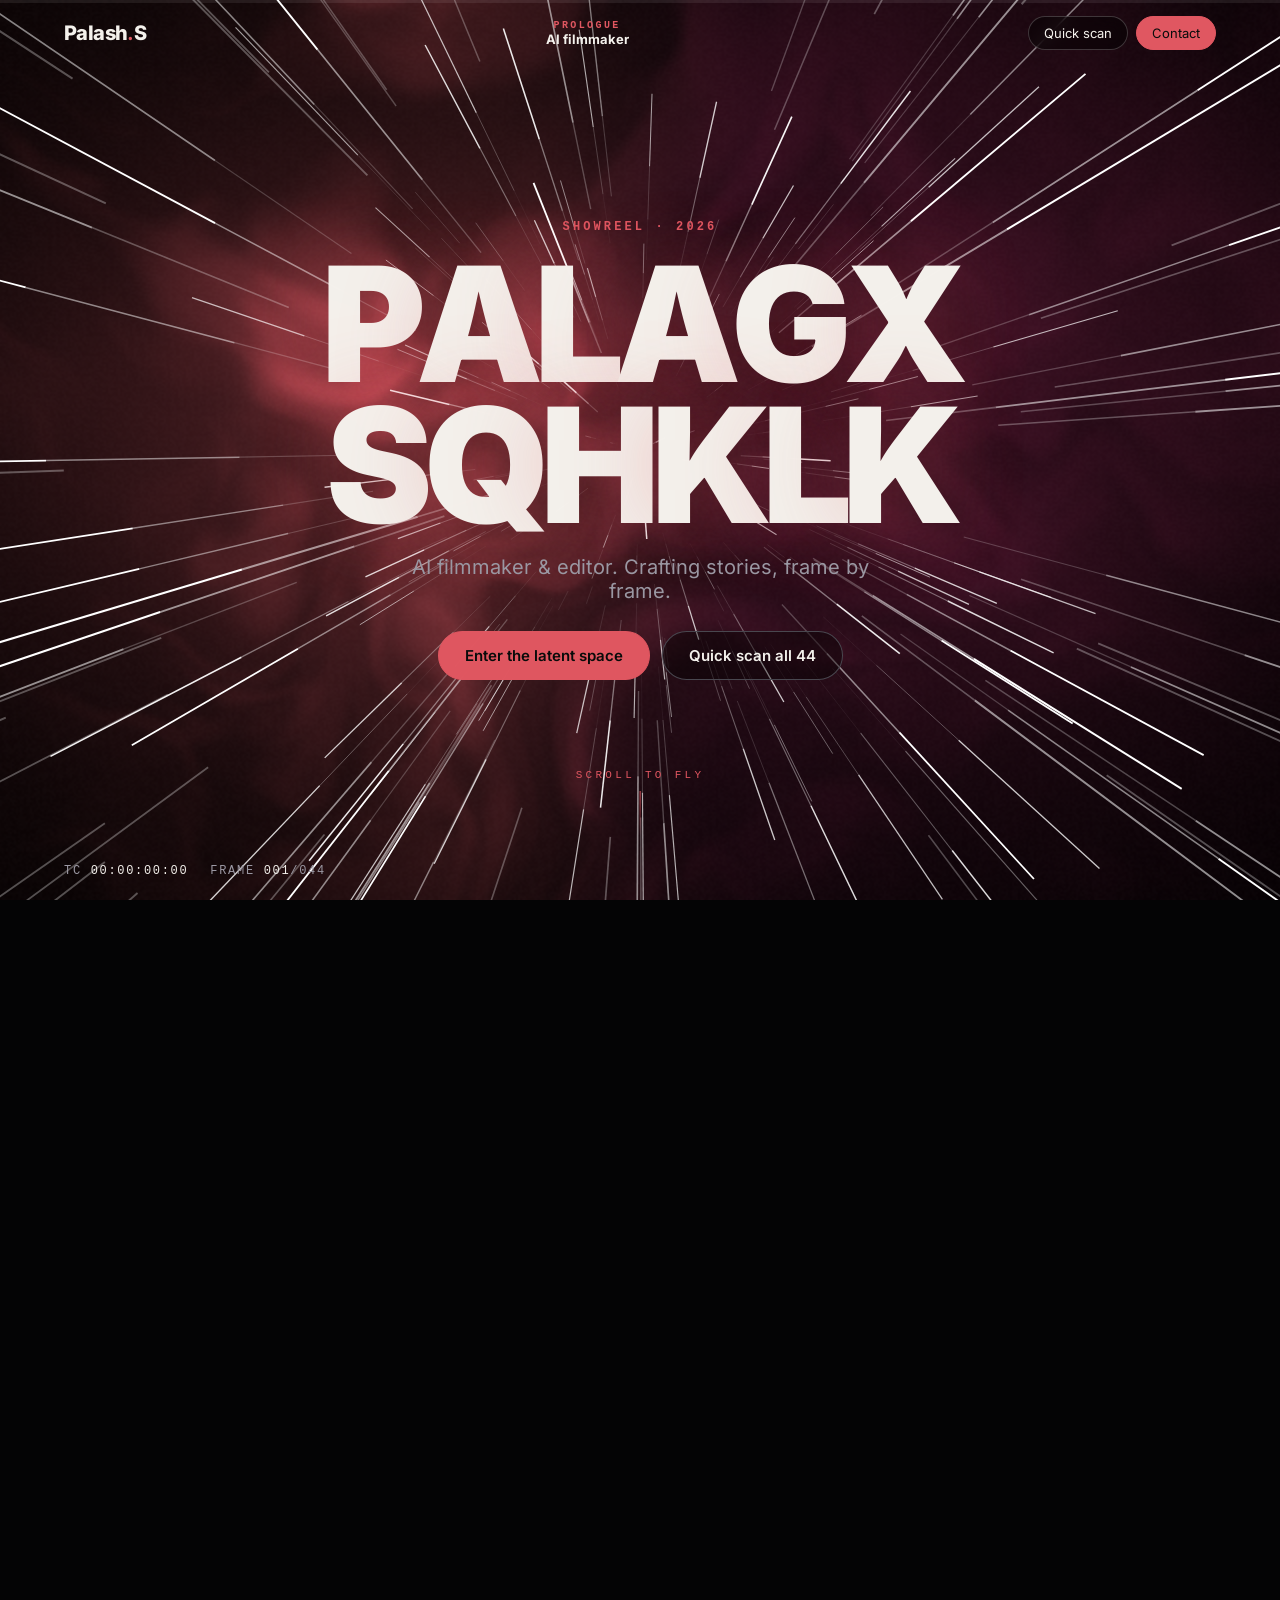
<file: index.html>
<!doctype html>
<html lang="en"><head>
<meta charset="utf-8"><meta name="robots" content="index,follow,max-image-preview:large">
<meta name="viewport" content="width=device-width,initial-scale=1">
<title>Palash Sharma | AI filmmaker &amp; editor</title>
<meta name="description" content="Explore films, brand stories and animation by Palash Sharma, AI filmmaker, editor and co-founder of Genframe. View 44 projects and start a conversation.">
<meta name="theme-color" content="#050507">
<link rel="canonical" href="https://thebestfuckingportfolio.site/">
<meta property="og:type" content="website"><meta property="og:site_name" content="Palash Sharma Portfolio">
<meta property="og:title" content="Palash Sharma | AI filmmaker &amp; editor">
<meta property="og:description" content="Films, brand stories and worlds built frame by frame. Explore Palash Sharma's portfolio.">
<meta property="og:url" content="https://thebestfuckingportfolio.site/">
<meta property="og:image" content="https://thebestfuckingportfolio.site/assets/social-card.png">
<meta property="og:image:width" content="1200"><meta property="og:image:height" content="630"><meta property="og:image:alt" content="Palash Sharma - AI filmmaker and editor. Stories, frame by frame.">
<meta name="twitter:card" content="summary_large_image"><meta name="twitter:title" content="Palash Sharma | AI filmmaker &amp; editor"><meta name="twitter:description" content="Films, brand stories and worlds built frame by frame."><meta name="twitter:image" content="https://thebestfuckingportfolio.site/assets/social-card.png">
<link rel="icon" href="assets/favicon.svg" type="image/svg+xml"><link rel="icon" href="assets/favicon-32.png" sizes="32x32" type="image/png"><link rel="apple-touch-icon" href="assets/apple-touch-icon.png">
<link rel="preload" href="assets/fonts/inter-400.ttf" as="font" type="font/ttf" crossorigin><link rel="preload" href="assets/fonts/inter-700.ttf" as="font" type="font/ttf" crossorigin>
<link rel="stylesheet" href="style.css?v=single-act-9">
<script type="application/ld+json">{"@context": "https://schema.org", "@type": "Person", "name": "Palash Sharma", "url": "https://thebestfuckingportfolio.site/", "jobTitle": "AI filmmaker and editor", "sameAs": ["https://www.linkedin.com/in/palash-sharma-4a449628a/", "https://www.instagram.com/palash_sharma_9/"], "worksFor": {"@type": "Organization", "name": "Genframe"}}</script></head><body class="locked"><noscript><style>#pre{display:none}body.locked{overflow:auto;height:auto}.hero{position:relative;min-height:80vh}#hname:before{content:"Palash Sharma"}.flight{height:auto}.hud,.tc{display:none}</style><p class="noscript-note">Enable JavaScript for the animated showreel. The project index and contact details below are still available.</p></noscript>

<!-- LOADER: diffusion denoise -->
<div id="pre">
  <p class="pre-top">LATENT SPACE <i></i> v3.0</p>
  <div class="pre-frame"><canvas id="dn" width="480" height="270"></canvas><span class="corner tl"></span><span class="corner tr"></span><span class="corner bl"></span><span class="corner br"></span><div class="scan"></div></div>
  <p class="pre-prompt">prompt: <em id="ptext"></em></p>
  <div class="pre-row"><span>denoising step <b id="step">00</b>/50</span><span id="pct">0%</span></div>
  <div class="pre-bar"><i id="pbar"></i></div>
</div>
<div id="flash"></div>

<canvas id="sg" aria-hidden="true"></canvas>
<div id="glow"></div><canvas id="stars"></canvas>

<header class="hud off" id="hud">
  <a href="#" class="logo" id="home">Palash<b>.</b>S</a>
  <div class="hud-mid"><span class="lbl" id="actlbl">Prologue</span><b id="passing">AI filmmaker</b></div>
  <div class="hud-r"><button class="ghost sm" id="prog">Quick scan</button><button class="ghost sm solid" id="toContact">Contact</button></div>
</header>
<div id="prog-bar" class="off"><i></i></div>
<div class="tc off" id="tc"><span>TC <b id="tcv">00:00:00:00</b></span><span>FRAME <b id="frv">000</b>/044</span></div>

<main>
<section id="flight" class="flight">
  <div class="cam"><div class="room"><div class="tunnel" id="tunnel"></div></div></div>
  <div class="hero" id="hero">
    <p class="kicker" id="hk">Showreel &middot; 2026</p>
    <h1 id="hname" aria-label="Palash Sharma"></h1>
    <p class="hsub">AI filmmaker &amp; editor. Crafting stories, frame by frame.</p>
    <div class="hcta"><button class="btn solid" id="enter">Enter the latent space</button><button class="btn" id="prog2">Quick scan all 44</button></div>
    <div class="hint"><span>Scroll to fly</span><i></i></div>
  </div>
  <div class="final off" id="final"><p class="kicker">Final cut</p><h2>Your story,<br><em>rendered next.</em></h2><a class="btn solid xl" href="#contact">Start a project</a><button class="ghost" id="down">See credits &darr;</button></div>
</section>

<section class="after-tunnel" id="quick-scan">
  <button class="scan-launch" id="prog3"><span class="scan-eyebrow">44 projects / one screen</span><span class="scan-title">Quick scan <span aria-hidden="true">&#8599;</span></span><span class="scan-caption">All films. All thumbnails. Find your frame.</span></button>
  <p class="kicker">The full picture</p>
  <h2>Every frame.<br><em>One place.</em></h2>
  <p>Skip back through all 44 projects, or filter by the kind of story you want to see.</p>

</section>
<section id="about" class="content-section about">
  <div><p class="kicker">Behind the frames</p><h2 class="big">Ideas first.<br><em>AI in the toolkit.</em></h2></div>
  <div class="about-copy"><p class="lead">Palash Sharma is an AI filmmaker and editor based in Noida, India, and co-founder of Genframe.</p>
  <p>His work moves between narrative films, brand stories and visual experiments. He combines creative direction, AI-generated imagery and editing to turn an idea into a finished film.</p>
  <p>From the horror of <em>One of Us</em> to the worlds of <em>Honeybun</em> and <em>Akiro's Loop</em>, the focus stays on atmosphere, pacing and storytelling.</p>
  <div class="about-tags"><span>AI filmmaking</span><span>Creative direction</span><span>Video editing</span></div>
  <a class="text-link" href="https://www.linkedin.com/in/palash-sharma-4a449628a/" target="_blank" rel="noopener noreferrer">More on LinkedIn &#8599;</a><div class="section-cta"><a class="btn" href="#contact">Let's shape your story &#8599;</a><button class="text-link" data-open-scan>Explore the films &#8599;</button></div></div>
</section>
<section id="tools" class="content-section tools"><p class="kicker">The toolkit</p><h2 class="big">Human direction.<br><em>New tools.</em></h2><p class="lead">Palash's filmmaking toolkit. The idea still comes first.</p><div class="tool-grid"><article><h3>InVideo</h3><p>AI filmmaking and Agent One workflows.</p></article><article><h3>Seedance</h3><p>AI motion and cinematic action experiments.</p></article><article><h3>Kling</h3><p>AI video generation.</p></article><article><h3>Adobe Premiere Pro</h3><p>Video editing.</p></article><article><h3>DaVinci Resolve</h3><p>Editing and color work.</p></article><article><h3>Seedream</h3><p>AI image generation.</p></article></div><div class="section-cta"><button class="btn" data-open-scan>See the tools in action &#8599;</button><a class="text-link" href="#contact">Bring your idea &#8599;</a></div></section>
<section id="testimonials" class="content-section testimonials">
  <div class="section-top"><div><p class="kicker">From collaborators</p><h2 class="big">In their<br><em>own words.</em></h2></div>
  <div class="testimonial-controls"><button class="ghost" id="prevTest" aria-label="Previous testimonial">&#8592;</button><span id="testCount">01 / 03</span><button class="ghost" id="nextTest" aria-label="Next testimonial">&#8594;</button></div></div>
  <div class="testimonial-window" id="testimonialWindow"><div class="tgrid" id="testimonialTrack" aria-live="polite">
    <blockquote class="tcard"><p>The editing was smooth, and the pacing felt just right. The transitions were clean, and the final video had a nice, professional touch. Definitely a solid editor to work with!</p><footer><img src="assets/images/testimonials/1.webp" alt=""><div><b>Ashutosh</b><span>@iashusaini</span></div></footer></blockquote>
    <blockquote class="tcard"><p>Really happy with the edits! The cuts kept the video engaging, and the overall flow was well-executed. Communication was good, and revisions were handled well.</p><footer><img src="assets/images/testimonials/2.webp" alt=""><div><b>Garvit</b><span>@itsalphawolf</span></div></footer></blockquote>
    <blockquote class="tcard"><p>Good attention to detail, and the edits felt natural. The final result was clean and well put together.</p><footer><img src="assets/images/testimonials/3.webp" alt=""><div><b>Dileep</b><span>@DileepKumar</span></div></footer></blockquote>
  </div>
  </div>
  <p class="source-note">Testimonials from Palash's <a href="https://thebestfuckingportfolio.online" target="_blank" rel="noopener noreferrer">original portfolio</a>.</p><div class="section-cta"><a class="btn" href="#contact">Make the next story together &#8599;</a></div>
</section>
<section id="contact" class="credits content-section">
  <div class="contact-grid"><div><p class="kicker">Next on the timeline</p>
  <h2 class="big">Your story,<br><em>rendered next.</em></h2>
  <p class="lead">Have a film, a brand story or an idea to explore? Tell Palash what you have in mind.</p>
  <p class="mail"><button class="email-copy" id="emailAddress" aria-label="Copy palashsharmayt9@gmail.com">palashsharmayt9@gmail.com</button></p><span id="copyStatus" role="status">Click the email to copy</span>
  <p class="social"><a href="https://www.linkedin.com/in/palash-sharma-4a449628a/" target="_blank" rel="noopener noreferrer">LinkedIn &#8599;</a><a href="https://www.instagram.com/palash_sharma_9/" target="_blank" rel="noopener noreferrer">Instagram &#8599;</a></p></div>
  <form id="contactForm" action="contact.php" method="post"><div class="hp-field" aria-hidden="true"><label>Leave this empty<input name="website" tabindex="-1" autocomplete="off"></label></div><div class="form-row"><label>Your name<input name="name" autocomplete="name" required maxlength="100" placeholder="Name"></label><label>Your email<input name="email" type="email" autocomplete="email" required maxlength="254" placeholder="you@example.com"></label></div>
  <label>What are you planning?<select name="project" required><option value="">Choose a project type</option><option>AI film</option><option>Brand film / ad</option><option>Editing</option><option>Something else</option></select></label>
  <label>The brief<textarea name="message" rows="5" required minlength="10" maxlength="5000" placeholder="The idea, timeline and anything else Palash should know."></textarea></label>
  <button class="btn solid" type="submit">Send enquiry &#8599;</button>
  <p class="form-note">Your brief is emailed to Palash. If the form is unavailable, click the email beside it to copy the address into your mail app.</p><p id="formStatus" role="status"></p>
  </form></div>
</section>
<footer class="site-footer">
  <div class="footer-top"><a class="logo" href="#">Palash<b>.</b>S</a><p>Stories, frame by frame.</p><button class="ghost" id="backTop">Back to the beginning &#8593;</button></div>
  <nav aria-label="Footer"><a href="#quick-scan">Work</a><a href="#about">About</a><a href="#testimonials">Testimonials</a><a href="#contact">Contact</a></nav>
  <div class="footer-bottom"><span>&copy; 2026 Palash Sharma</span><span>Design &amp; development by <a href="https://github.com/gtxPrime" target="_blank" rel="noopener noreferrer">@gtxPrime</a></span></div>
</footer>
</main>

<div id="programme" class="overlay" aria-hidden="true">
  <div class="ov-head"><div><p class="kicker">Quick scan</p><h2>All 44 projects</h2></div><button class="x" id="closeProg" aria-label="Close">&times;</button></div>
  <div class="scanbar"><div class="filters" id="filters"></div></div>
  <div class="pgrid sgrid" id="pgrid"></div>
</div>
<div id="player" class="overlay dark" aria-hidden="true">
  <button class="x" id="closePlayer" aria-label="Close">&times;</button>
  <div class="pwrap"><div class="pframe" id="pframe"></div>
    <div class="pmeta"><div><b id="ptitle"></b><span id="psub"></span><p id="pdesc"></p></div><a id="pyt" href="#" target="_blank" rel="noopener" class="btn">Open on YouTube</a></div></div>
</div>

<script src="vendor/gsap.min.js"></script><script src="vendor/ScrollTrigger.min.js"></script><script src="vendor/lenis.min.js"></script>
<script src="data.js?v=allen-commercial-44"></script><script src="main.js?v=allen-commercial-44"></script>
</body></html>
</file>
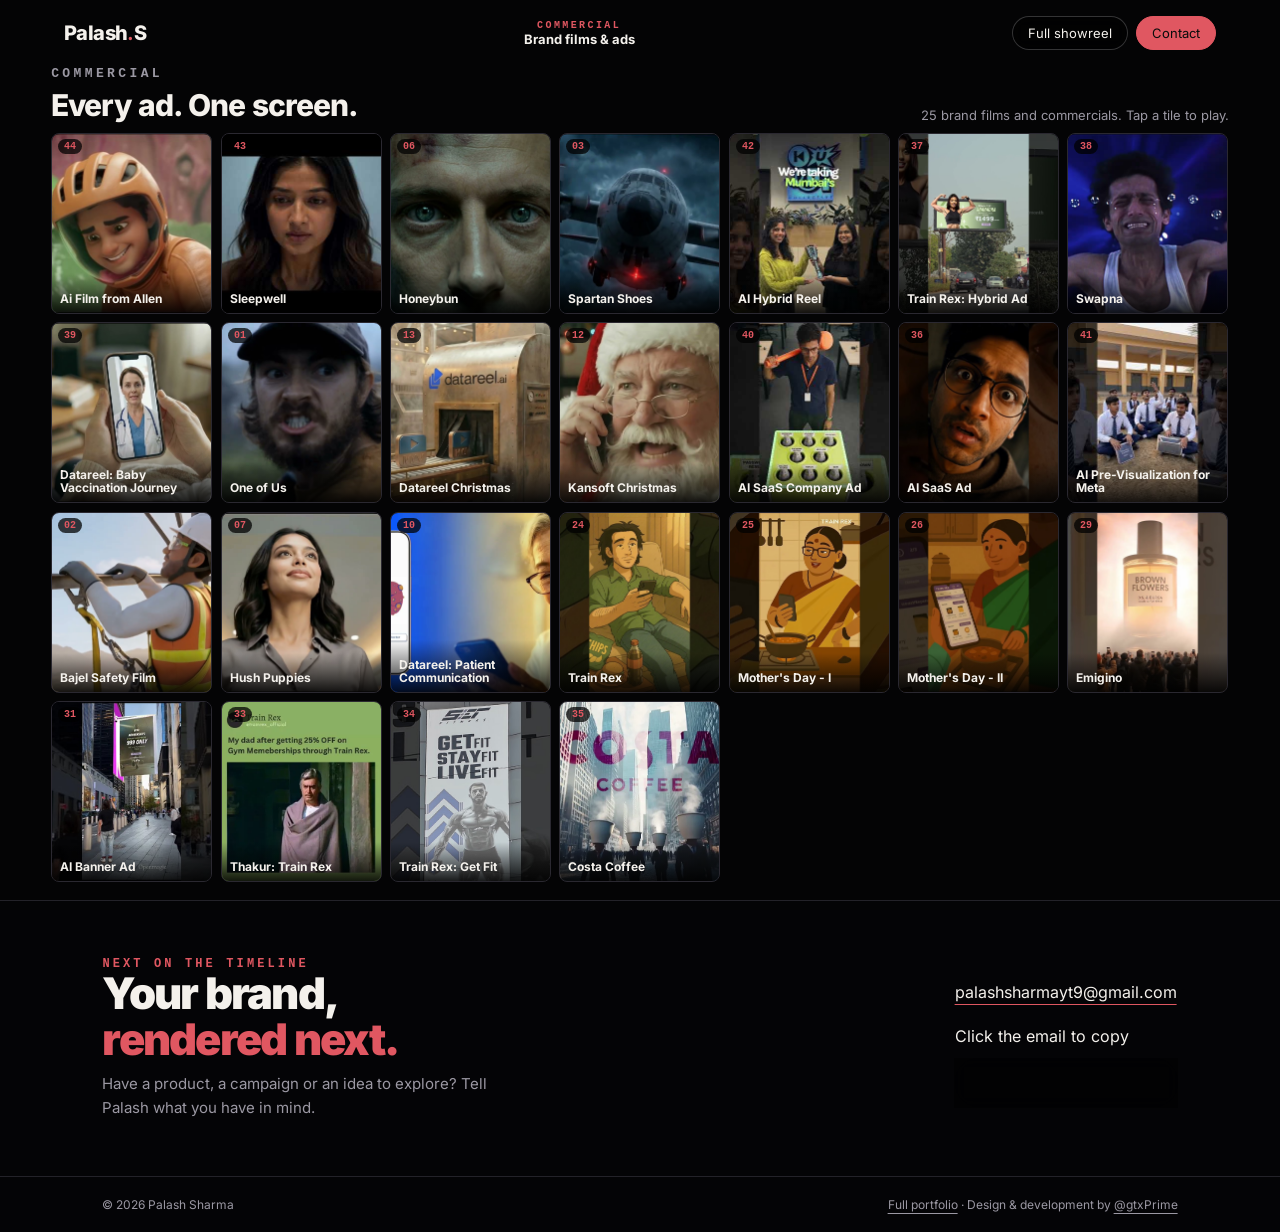
<file: commercial/index.html>
<!doctype html>
<html lang="en"><head>
<meta charset="utf-8"><meta name="robots" content="index,follow,max-image-preview:large">
<meta name="viewport" content="width=device-width,initial-scale=1">
<title>Commercial work | Palash Sharma</title>
<meta name="description" content="Brand films and AI commercials by Palash Sharma: Hush Puppies, Costa Coffee, Train Rex, Datareel, Kansoft and more. One screen, every commercial project.">
<meta name="theme-color" content="#050507">
<link rel="canonical" href="https://thebestfuckingportfolio.site/commercial">
<meta property="og:type" content="website"><meta property="og:site_name" content="Palash Sharma Portfolio">
<meta property="og:title" content="Commercial work | Palash Sharma">
<meta property="og:description" content="Brand films and AI commercials by Palash Sharma. One screen, every commercial project.">
<meta property="og:url" content="https://thebestfuckingportfolio.site/commercial">
<meta property="og:image" content="https://thebestfuckingportfolio.site/assets/social-card.png">
<meta property="og:image:width" content="1200"><meta property="og:image:height" content="630">
<meta name="twitter:card" content="summary_large_image"><meta name="twitter:title" content="Commercial work | Palash Sharma"><meta name="twitter:description" content="Brand films and AI commercials, one screen."><meta name="twitter:image" content="https://thebestfuckingportfolio.site/assets/social-card.png">
<link rel="icon" href="../assets/favicon.svg" type="image/svg+xml"><link rel="icon" href="../assets/favicon-32.png" sizes="32x32" type="image/png"><link rel="apple-touch-icon" href="../assets/apple-touch-icon.png">
<link rel="preload" href="../assets/fonts/inter-400.ttf" as="font" type="font/ttf" crossorigin><link rel="preload" href="../assets/fonts/inter-700.ttf" as="font" type="font/ttf" crossorigin>
<link rel="stylesheet" href="../style.css">
<style>
body{overflow-x:hidden}
#player{transition:opacity .3s}#player.open{opacity:1}
.cwall{height:100svh;display:flex;flex-direction:column;padding:84px 4vw 18px;gap:14px}
.cwall-head{display:flex;justify-content:space-between;align-items:flex-end;gap:18px;flex-wrap:wrap}
.cwall-head h1{font-size:clamp(22px,3vw,34px);letter-spacing:-.03em;font-weight:800;margin-top:6px}
.cwall-head p{color:var(--mut);font-size:13px}
.cgrid{display:grid;grid-template-columns:repeat(7,1fr);grid-auto-rows:1fr;gap:8px;flex:1;min-height:0}
.cgrid .pcard{opacity:0;animation:tin .5s cubic-bezier(.2,.8,.2,1) forwards}
@keyframes tin{from{opacity:0;transform:scale(.92)}to{opacity:1;transform:none}}
.cgrid .pcard h3 small{color:var(--acc)}
.cstrip{border-top:1px solid var(--line);padding:56px 8vw;display:flex;justify-content:space-between;align-items:center;gap:26px;flex-wrap:wrap;background:rgba(5,5,7,.94)}
.cstrip h2{font-size:clamp(24px,3.4vw,44px);letter-spacing:-.04em;font-weight:900;line-height:1.05}
.cstrip .lead{color:var(--mut);margin-top:10px;max-width:420px;line-height:1.6;font-size:15px}
.cstrip-actions{display:flex;flex-direction:column;gap:12px;align-items:flex-start}
.cfoot{display:flex;justify-content:space-between;gap:16px;flex-wrap:wrap;padding:20px 8vw;border-top:1px solid var(--line);color:var(--mut);font-size:12px;background:rgba(5,5,7,.94)}
.cfoot a{color:var(--mut);text-decoration:underline;text-underline-offset:4px}.cfoot a:hover{color:var(--acc)}
#copyStatusC{margin-left:0}
@media(min-width:901px){
 .cwall{padding-top:66px;gap:10px}
 .cwall-head h1{font-size:clamp(20px,2.6vw,30px)}
 .cgrid{grid-auto-rows:minmax(0,1fr)}
}
@media(max-width:900px){
 .cwall{padding:76px 4vw 14px;height:auto;min-height:0}
 .cgrid{grid-template-columns:repeat(2,1fr);grid-auto-rows:auto}
 .cgrid .pcard{aspect-ratio:4/3}
 .cgrid .pcard h3{font-size:11px;padding:16px 8px 6px}
 .cgrid .pcard h3 small{display:block;font-size:8px}
 .cstrip{padding:44px 6vw}.cfoot{padding:18px 6vw}
}
@media(prefers-reduced-motion:reduce){.cgrid .pcard{animation:none;opacity:1}}
</style>
</head>
<body>

<header class="hud">
  <a href="../" class="logo">Palash<b>.</b>S</a>
  <div class="hud-mid"><span class="lbl">Commercial</span><b>Brand films &amp; ads</b></div>
  <div class="hud-r"><a class="ghost sm" href="../">Full showreel</a><a class="ghost sm solid" href="#contact-strip">Contact</a></div>
</header>

<main>
<section class="cwall" aria-label="Commercial projects">
  <div class="cwall-head">
    <div><p class="kicker">Commercial</p><h1>Every ad. One screen.</h1></div>
    <p>25 brand films and commercials. Tap a tile to play.</p>
  </div>
  <div class="cgrid" id="cgrid"></div>
</section>

<section class="cstrip" id="contact-strip">
  <div><p class="kicker">Next on the timeline</p><h2>Your brand,<br><em>rendered next.</em></h2>
  <p class="lead">Have a product, a campaign or an idea to explore? Tell Palash what you have in mind.</p></div>
  <div class="cstrip-actions">
    <button class="email-copy" id="emailAddress" aria-label="Copy palashsharmayt9@gmail.com">palashsharmayt9@gmail.com</button>
    <span id="copyStatusC">Click the email to copy</span>
    <a class="btn" href="../">See the full showreel &#8599;</a>
  </div>
</section>
</main>

<footer class="cfoot">
  <span>&copy; 2026 Palash Sharma</span>
  <span><a href="../">Full portfolio</a> &middot; Design &amp; development by <a href="https://github.com/gtxPrime" target="_blank" rel="noopener noreferrer">@gtxPrime</a></span>
</footer>

<div id="player" class="overlay dark" aria-hidden="true">
  <button class="x" id="closePlayer" aria-label="Close">&times;</button>
  <div class="pwrap"><div class="pframe" id="pframe"></div>
    <div class="pmeta"><div><b id="ptitle"></b><span id="psub"></span><p id="pdesc"></p></div><a id="pyt" href="#" target="_blank" rel="noopener" class="btn">Open on YouTube</a></div></div>
</div>

<script src="../data.js?v=allen-commercial-44"></script>
<script>
// Only projects whose YouTube links were opened and confirmed to be commercials/brand films.
const IDS=[44,43,6,3,42,37,38,39,1,13,12,40,36,41,2,7,10,24,25,26,29,31,33,34,35];
const works=IDS.map(n=>window.WORKS.find(w=>w.n===n));
const $=s=>document.querySelector(s);
const ytid=u=>{const m=(u||'').match(/(?:v=|youtu\.be\/|shorts\/)([\w-]{11})/);return m?m[1]:''};
$('#cgrid').innerHTML=works.map((w,i)=>`<button class="pcard" data-i="${i}" style="animation-delay:${i*45}ms"><div class="im"><img src="../${w.img}" alt="${w.title}" loading="${i<7?'eager':'lazy'}" decoding="async"></div><span class="no">${String(w.n).padStart(2,'0')}</span><h3>${w.title}</h3></button>`).join('');
function openPlayer(w){
 $('#ptitle').textContent=w.title;$('#psub').textContent=w.sub;$('#pdesc').textContent=w.desc;$('#pyt').href=w.url;
 const f=$('#pframe');f.innerHTML='';f.style.backgroundImage=`url(../${w.img})`;
 const id=ytid(w.url);if(id)f.innerHTML=`<iframe src="https://www.youtube-nocookie.com/embed/${id}?autoplay=1&rel=0&playsinline=1" allow="autoplay; encrypted-media; picture-in-picture; fullscreen" allowfullscreen title="${w.title}"></iframe>`;
 const p=$('#player');p.classList.add('open');p.setAttribute('aria-hidden','false');document.body.style.overflow='hidden';
}
function closePlayer(){const p=$('#player');p.classList.remove('open');p.setAttribute('aria-hidden','true');$('#pframe').innerHTML='';document.body.style.overflow='';}
$('#cgrid').addEventListener('click',e=>{const c=e.target.closest('.pcard');if(c)openPlayer(works[+c.dataset.i])});
$('#closePlayer').addEventListener('click',closePlayer);
$('#player').addEventListener('click',e=>{if(e.target.id==='player')closePlayer()});
addEventListener('keydown',e=>{if(e.key==='Escape'&&$('#player').classList.contains('open'))closePlayer()});
$('#emailAddress').addEventListener('click',async()=>{try{await navigator.clipboard.writeText('palashsharmayt9@gmail.com');$('#copyStatusC').textContent='Email copied. Paste it into your mail app.';$('#emailAddress').classList.add('copied');setTimeout(()=>$('#emailAddress').classList.remove('copied'),2000);}catch{$('#copyStatusC').textContent='Select and copy the email address above.';}});
</script>
</body></html>
</file>
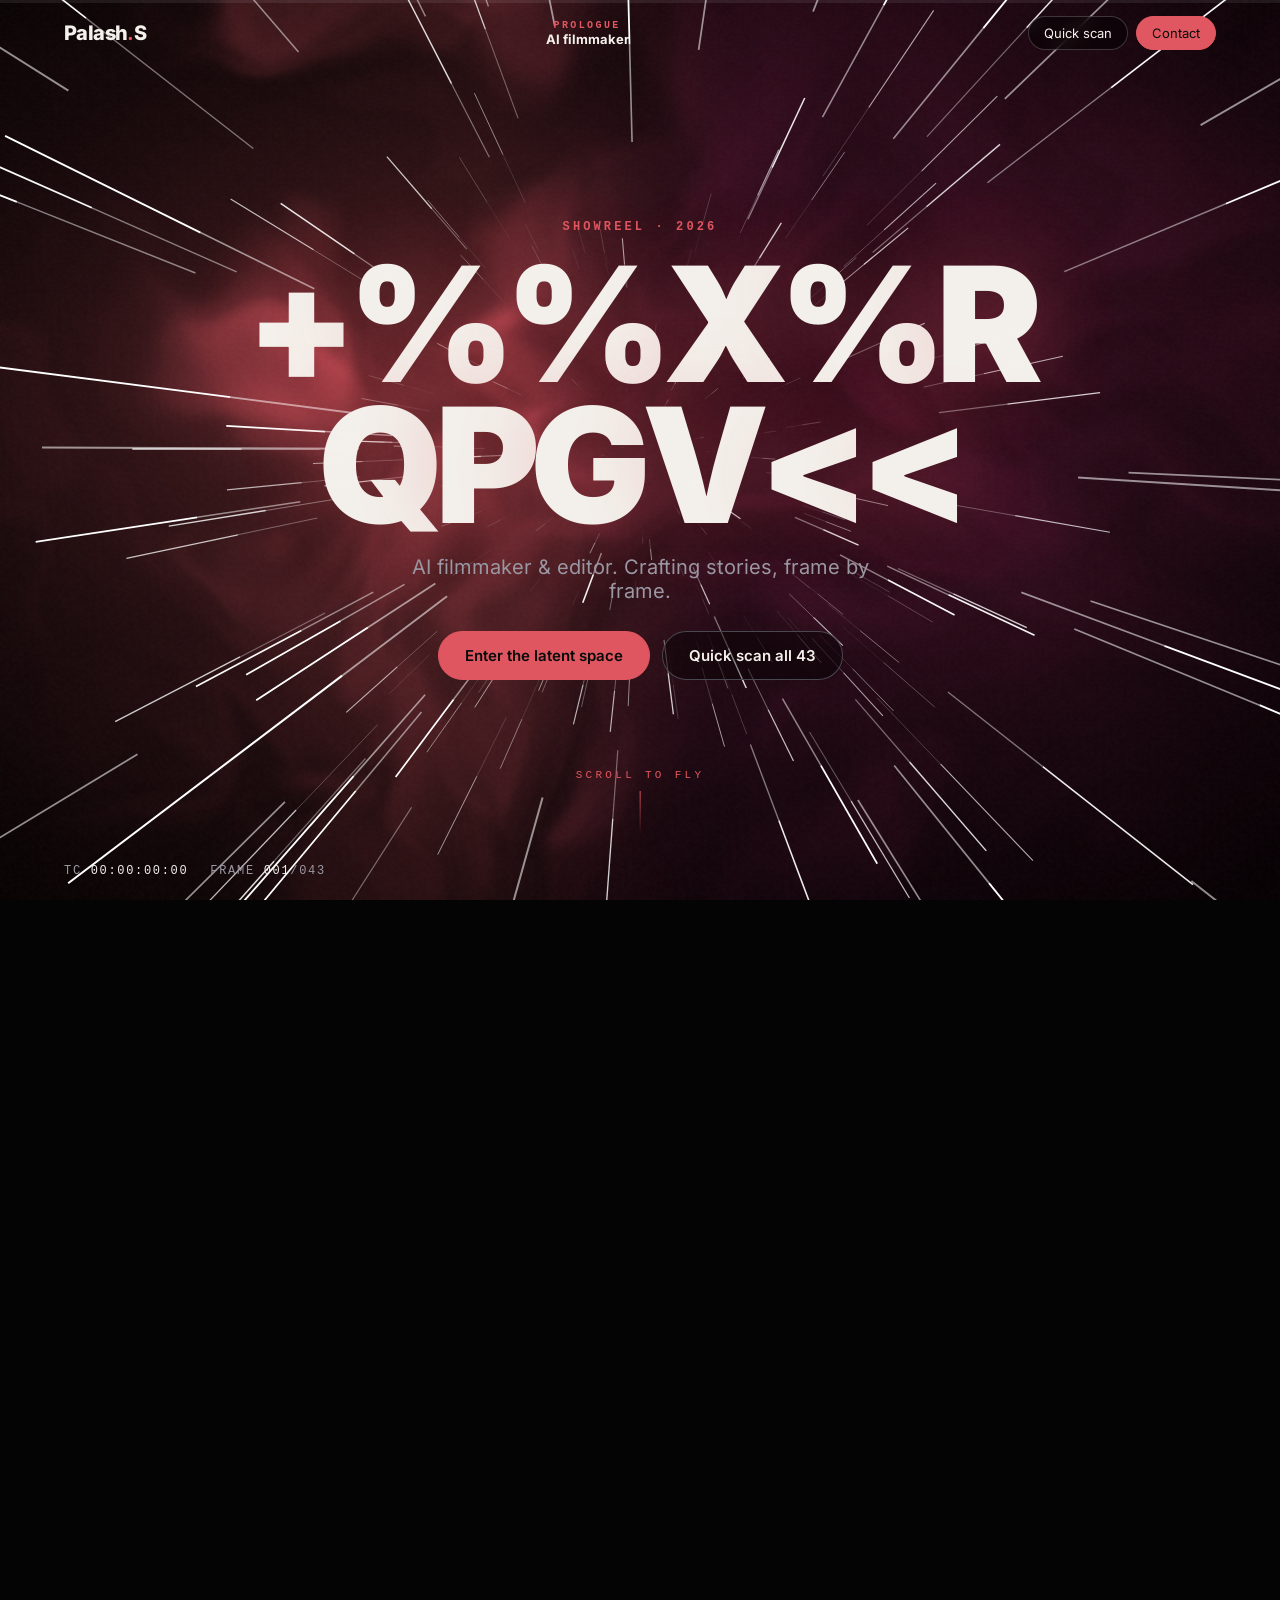
<file: next/index.html>
<!doctype html>
<html lang="en"><head>
<meta charset="utf-8"><meta name="robots" content="index,follow,max-image-preview:large">
<meta name="viewport" content="width=device-width,initial-scale=1">
<title>Palash Sharma | AI filmmaker &amp; editor</title>
<meta name="description" content="Explore films, brand stories and animation by Palash Sharma, AI filmmaker, editor and co-founder of Genframe. View 43 projects and start a conversation.">
<meta name="theme-color" content="#050507">
<link rel="canonical" href="https://thebestfuckingportfolio.site/">
<meta property="og:type" content="website"><meta property="og:site_name" content="Palash Sharma Portfolio">
<meta property="og:title" content="Palash Sharma | AI filmmaker &amp; editor">
<meta property="og:description" content="Films, brand stories and worlds built frame by frame. Explore Palash Sharma's portfolio.">
<meta property="og:url" content="https://thebestfuckingportfolio.site/">
<meta property="og:image" content="https://thebestfuckingportfolio.site/assets/social-card.png">
<meta property="og:image:width" content="1200"><meta property="og:image:height" content="630"><meta property="og:image:alt" content="Palash Sharma - AI filmmaker and editor. Stories, frame by frame.">
<meta name="twitter:card" content="summary_large_image"><meta name="twitter:title" content="Palash Sharma | AI filmmaker &amp; editor"><meta name="twitter:description" content="Films, brand stories and worlds built frame by frame."><meta name="twitter:image" content="https://thebestfuckingportfolio.site/assets/social-card.png">
<link rel="icon" href="assets/favicon.svg" type="image/svg+xml"><link rel="icon" href="assets/favicon-32.png" sizes="32x32" type="image/png"><link rel="apple-touch-icon" href="assets/apple-touch-icon.png">
<link rel="preload" href="assets/fonts/inter-400.ttf" as="font" type="font/ttf" crossorigin><link rel="preload" href="assets/fonts/inter-700.ttf" as="font" type="font/ttf" crossorigin>
<link rel="stylesheet" href="style.css?v=single-act-9">
<script type="application/ld+json">{"@context": "https://schema.org", "@type": "Person", "name": "Palash Sharma", "url": "https://thebestfuckingportfolio.site/", "jobTitle": "AI filmmaker and editor", "sameAs": ["https://www.linkedin.com/in/palash-sharma-4a449628a/", "https://www.instagram.com/palash_sharma_9/"], "worksFor": {"@type": "Organization", "name": "Genframe"}}</script></head><body class="locked"><noscript><style>#pre{display:none}body.locked{overflow:auto;height:auto}.hero{position:relative;min-height:80vh}#hname:before{content:"Palash Sharma"}.flight{height:auto}.hud,.tc{display:none}</style><p class="noscript-note">Enable JavaScript for the animated showreel. The project index and contact details below are still available.</p></noscript>

<!-- LOADER: diffusion denoise -->
<div id="pre">
  <p class="pre-top">LATENT SPACE <i></i> v3.0</p>
  <div class="pre-frame"><canvas id="dn" width="480" height="270"></canvas><span class="corner tl"></span><span class="corner tr"></span><span class="corner bl"></span><span class="corner br"></span><div class="scan"></div></div>
  <p class="pre-prompt">prompt: <em id="ptext"></em></p>
  <div class="pre-row"><span>denoising step <b id="step">00</b>/50</span><span id="pct">0%</span></div>
  <div class="pre-bar"><i id="pbar"></i></div>
</div>
<div id="flash"></div>

<canvas id="sg" aria-hidden="true"></canvas>
<div id="glow"></div><canvas id="stars"></canvas>

<header class="hud off" id="hud">
  <a href="#" class="logo" id="home">Palash<b>.</b>S</a>
  <div class="hud-mid"><span class="lbl" id="actlbl">Prologue</span><b id="passing">AI filmmaker</b></div>
  <div class="hud-r"><button class="ghost sm" id="prog">Quick scan</button><button class="ghost sm solid" id="toContact">Contact</button></div>
</header>
<div id="prog-bar" class="off"><i></i></div>
<div class="tc off" id="tc"><span>TC <b id="tcv">00:00:00:00</b></span><span>FRAME <b id="frv">000</b>/043</span></div>

<main>
<section id="flight" class="flight">
  <div class="cam"><div class="room"><div class="tunnel" id="tunnel"></div></div></div>
  <div class="hero" id="hero">
    <p class="kicker" id="hk">Showreel &middot; 2026</p>
    <h1 id="hname" aria-label="Palash Sharma"></h1>
    <p class="hsub">AI filmmaker &amp; editor. Crafting stories, frame by frame.</p>
    <div class="hcta"><button class="btn solid" id="enter">Enter the latent space</button><button class="btn" id="prog2">Quick scan all 43</button></div>
    <div class="hint"><span>Scroll to fly</span><i></i></div>
  </div>
  <div class="final off" id="final"><p class="kicker">Final cut</p><h2>Your story,<br><em>rendered next.</em></h2><a class="btn solid xl" href="#contact">Start a project</a><button class="ghost" id="down">See credits &darr;</button></div>
</section>

<section class="after-tunnel" id="quick-scan">
  <button class="scan-launch" id="prog3"><span class="scan-eyebrow">43 projects / one screen</span><span class="scan-title">Quick scan <span aria-hidden="true">&#8599;</span></span><span class="scan-caption">All films. All thumbnails. Find your frame.</span></button>
  <p class="kicker">The full picture</p>
  <h2>Every frame.<br><em>One place.</em></h2>
  <p>Skip back through all 43 projects, or filter by the kind of story you want to see.</p>

</section>
<section id="about" class="content-section about">
  <div><p class="kicker">Behind the frames</p><h2 class="big">Ideas first.<br><em>AI in the toolkit.</em></h2></div>
  <div class="about-copy"><p class="lead">Palash Sharma is an AI filmmaker and editor based in Noida, India, and co-founder of Genframe.</p>
  <p>His work moves between narrative films, brand stories and visual experiments. He combines creative direction, AI-generated imagery and editing to turn an idea into a finished film.</p>
  <p>From the horror of <em>One of Us</em> to the worlds of <em>Honeybun</em> and <em>Akiro's Loop</em>, the focus stays on atmosphere, pacing and storytelling.</p>
  <div class="about-tags"><span>AI filmmaking</span><span>Creative direction</span><span>Video editing</span></div>
  <a class="text-link" href="https://www.linkedin.com/in/palash-sharma-4a449628a/" target="_blank" rel="noopener noreferrer">More on LinkedIn &#8599;</a><div class="section-cta"><a class="btn" href="#contact">Let's shape your story &#8599;</a><button class="text-link" data-open-scan>Explore the films &#8599;</button></div></div>
</section>
<section id="tools" class="content-section tools"><p class="kicker">The toolkit</p><h2 class="big">Human direction.<br><em>New tools.</em></h2><p class="lead">Palash's filmmaking toolkit. The idea still comes first.</p><div class="tool-grid"><article><h3>InVideo</h3><p>AI filmmaking and Agent One workflows.</p></article><article><h3>Seedance</h3><p>AI motion and cinematic action experiments.</p></article><article><h3>Kling</h3><p>AI video generation.</p></article><article><h3>Adobe Premiere Pro</h3><p>Video editing.</p></article><article><h3>DaVinci Resolve</h3><p>Editing and color work.</p></article><article><h3>Seedream</h3><p>AI image generation.</p></article></div><div class="section-cta"><button class="btn" data-open-scan>See the tools in action &#8599;</button><a class="text-link" href="#contact">Bring your idea &#8599;</a></div></section>
<section id="testimonials" class="content-section testimonials">
  <div class="section-top"><div><p class="kicker">From collaborators</p><h2 class="big">In their<br><em>own words.</em></h2></div>
  <div class="testimonial-controls"><button class="ghost" id="prevTest" aria-label="Previous testimonial">&#8592;</button><span id="testCount">01 / 03</span><button class="ghost" id="nextTest" aria-label="Next testimonial">&#8594;</button></div></div>
  <div class="testimonial-window" id="testimonialWindow"><div class="tgrid" id="testimonialTrack" aria-live="polite">
    <blockquote class="tcard"><p>The editing was smooth, and the pacing felt just right. The transitions were clean, and the final video had a nice, professional touch. Definitely a solid editor to work with!</p><footer><img src="assets/images/testimonials/1.webp" alt=""><div><b>Ashutosh</b><span>@iashusaini</span></div></footer></blockquote>
    <blockquote class="tcard"><p>Really happy with the edits! The cuts kept the video engaging, and the overall flow was well-executed. Communication was good, and revisions were handled well.</p><footer><img src="assets/images/testimonials/2.webp" alt=""><div><b>Garvit</b><span>@itsalphawolf</span></div></footer></blockquote>
    <blockquote class="tcard"><p>Good attention to detail, and the edits felt natural. The final result was clean and well put together.</p><footer><img src="assets/images/testimonials/3.webp" alt=""><div><b>Dileep</b><span>@DileepKumar</span></div></footer></blockquote>
  </div>
  </div>
  <p class="source-note">Testimonials from Palash's <a href="https://thebestfuckingportfolio.online" target="_blank" rel="noopener noreferrer">original portfolio</a>.</p><div class="section-cta"><a class="btn" href="#contact">Make the next story together &#8599;</a></div>
</section>
<section id="contact" class="credits content-section">
  <div class="contact-grid"><div><p class="kicker">Next on the timeline</p>
  <h2 class="big">Your story,<br><em>rendered next.</em></h2>
  <p class="lead">Have a film, a brand story or an idea to explore? Tell Palash what you have in mind.</p>
  <p class="mail"><button class="email-copy" id="emailAddress" aria-label="Copy palashsharmayt9@gmail.com">palashsharmayt9@gmail.com</button></p><span id="copyStatus" role="status">Click the email to copy</span>
  <p class="social"><a href="https://www.linkedin.com/in/palash-sharma-4a449628a/" target="_blank" rel="noopener noreferrer">LinkedIn &#8599;</a><a href="https://www.instagram.com/palash_sharma_9/" target="_blank" rel="noopener noreferrer">Instagram &#8599;</a></p></div>
  <form id="contactForm" action="contact.php" method="post"><div class="hp-field" aria-hidden="true"><label>Leave this empty<input name="website" tabindex="-1" autocomplete="off"></label></div><div class="form-row"><label>Your name<input name="name" autocomplete="name" required maxlength="100" placeholder="Name"></label><label>Your email<input name="email" type="email" autocomplete="email" required maxlength="254" placeholder="you@example.com"></label></div>
  <label>What are you planning?<select name="project" required><option value="">Choose a project type</option><option>AI film</option><option>Brand film / ad</option><option>Editing</option><option>Something else</option></select></label>
  <label>The brief<textarea name="message" rows="5" required minlength="10" maxlength="5000" placeholder="The idea, timeline and anything else Palash should know."></textarea></label>
  <button class="btn solid" type="submit">Send enquiry &#8599;</button>
  <p class="form-note">Your brief is emailed to Palash. If the form is unavailable, click the email beside it to copy the address into your mail app.</p><p id="formStatus" role="status"></p>
  </form></div>
</section>
<footer class="site-footer">
  <div class="footer-top"><a class="logo" href="#">Palash<b>.</b>S</a><p>Stories, frame by frame.</p><button class="ghost" id="backTop">Back to the beginning &#8593;</button></div>
  <nav aria-label="Footer"><a href="#quick-scan">Work</a><a href="#about">About</a><a href="#testimonials">Testimonials</a><a href="#contact">Contact</a></nav>
  <div class="footer-bottom"><span>&copy; 2026 Palash Sharma</span><span>Design &amp; development by <a href="https://github.com/gtxPrime" target="_blank" rel="noopener noreferrer">@gtxPrime</a></span></div>
</footer>
</main>

<div id="programme" class="overlay" aria-hidden="true">
  <div class="ov-head"><div><p class="kicker">Quick scan</p><h2>All 43 projects</h2></div><button class="x" id="closeProg" aria-label="Close">&times;</button></div>
  <div class="scanbar"><div class="filters" id="filters"></div></div>
  <div class="pgrid sgrid" id="pgrid"></div>
</div>
<div id="player" class="overlay dark" aria-hidden="true">
  <button class="x" id="closePlayer" aria-label="Close">&times;</button>
  <div class="pwrap"><div class="pframe" id="pframe"></div>
    <div class="pmeta"><div><b id="ptitle"></b><span id="psub"></span><p id="pdesc"></p></div><a id="pyt" href="#" target="_blank" rel="noopener" class="btn">Open on YouTube</a></div></div>
</div>

<script src="vendor/gsap.min.js"></script><script src="vendor/ScrollTrigger.min.js"></script><script src="vendor/lenis.min.js"></script>
<script src="data.js"></script><script src="main.js?v=single-act-9"></script>
</body></html>
</file>
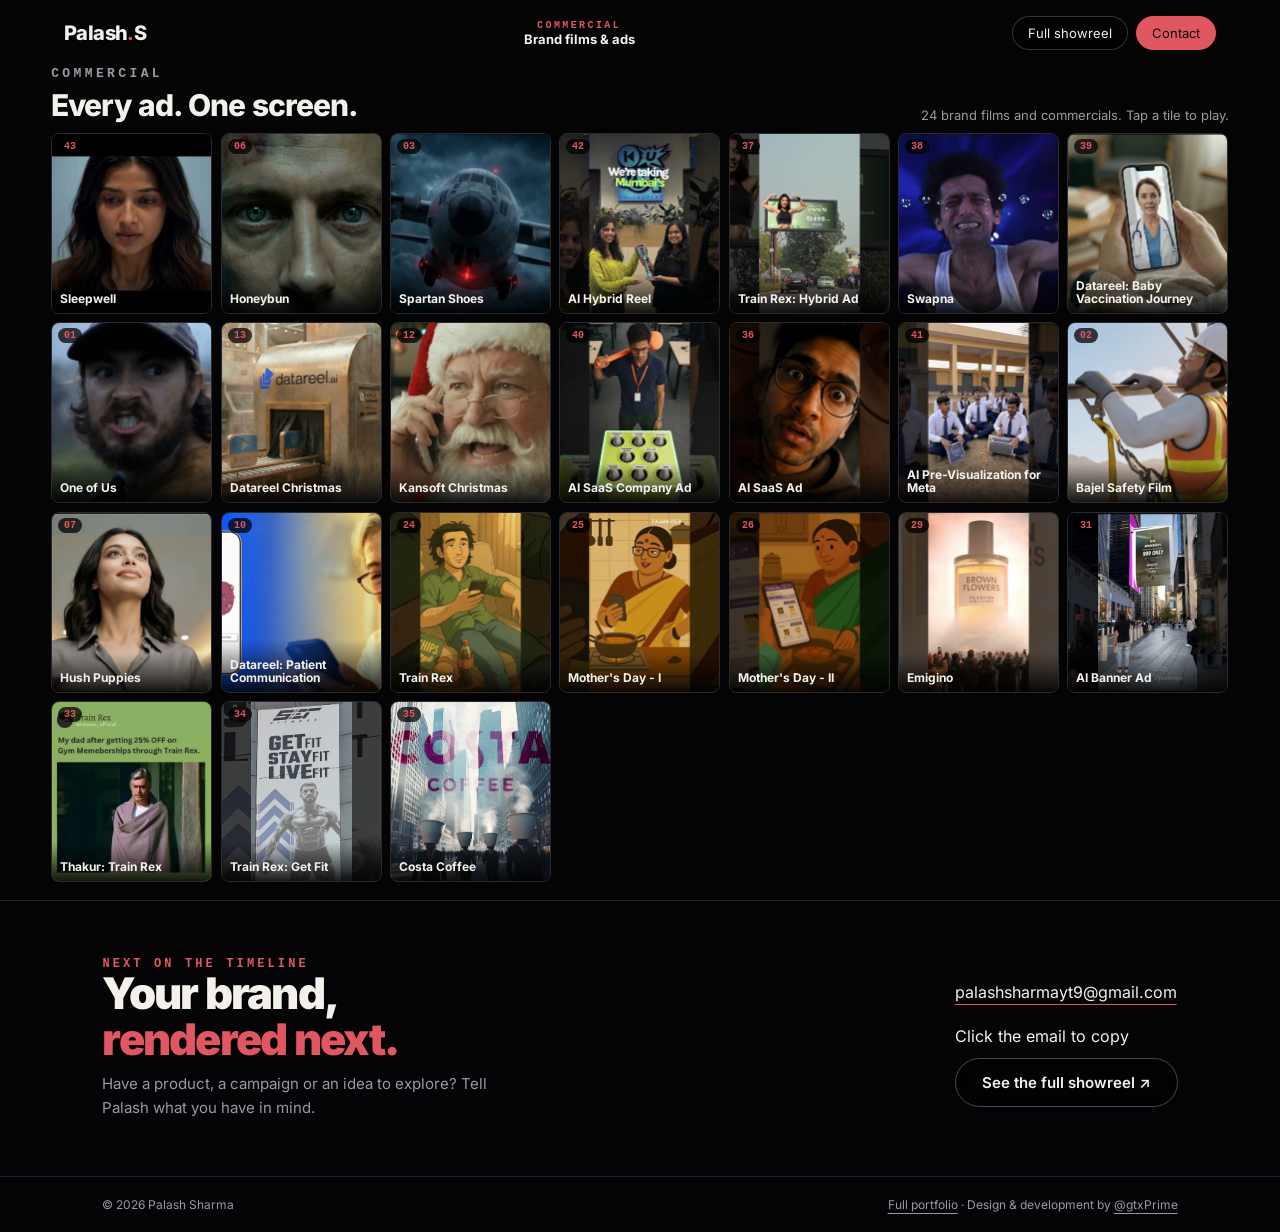
<file: next/commercial/index.html>
<!doctype html>
<html lang="en"><head>
<meta charset="utf-8"><meta name="robots" content="index,follow,max-image-preview:large">
<meta name="viewport" content="width=device-width,initial-scale=1">
<title>Commercial work | Palash Sharma</title>
<meta name="description" content="Brand films and AI commercials by Palash Sharma: Hush Puppies, Costa Coffee, Train Rex, Datareel, Kansoft and more. One screen, every commercial project.">
<meta name="theme-color" content="#050507">
<link rel="canonical" href="https://thebestfuckingportfolio.site/commercial">
<meta property="og:type" content="website"><meta property="og:site_name" content="Palash Sharma Portfolio">
<meta property="og:title" content="Commercial work | Palash Sharma">
<meta property="og:description" content="Brand films and AI commercials by Palash Sharma. One screen, every commercial project.">
<meta property="og:url" content="https://thebestfuckingportfolio.site/commercial">
<meta property="og:image" content="https://thebestfuckingportfolio.site/assets/social-card.png">
<meta property="og:image:width" content="1200"><meta property="og:image:height" content="630">
<meta name="twitter:card" content="summary_large_image"><meta name="twitter:title" content="Commercial work | Palash Sharma"><meta name="twitter:description" content="Brand films and AI commercials, one screen."><meta name="twitter:image" content="https://thebestfuckingportfolio.site/assets/social-card.png">
<link rel="icon" href="../assets/favicon.svg" type="image/svg+xml"><link rel="icon" href="../assets/favicon-32.png" sizes="32x32" type="image/png"><link rel="apple-touch-icon" href="../assets/apple-touch-icon.png">
<link rel="preload" href="../assets/fonts/inter-400.ttf" as="font" type="font/ttf" crossorigin><link rel="preload" href="../assets/fonts/inter-700.ttf" as="font" type="font/ttf" crossorigin>
<link rel="stylesheet" href="../style.css">
<style>
body{overflow-x:hidden}
#player{transition:opacity .3s}#player.open{opacity:1}
.cwall{height:100svh;display:flex;flex-direction:column;padding:84px 4vw 18px;gap:14px}
.cwall-head{display:flex;justify-content:space-between;align-items:flex-end;gap:18px;flex-wrap:wrap}
.cwall-head h1{font-size:clamp(22px,3vw,34px);letter-spacing:-.03em;font-weight:800;margin-top:6px}
.cwall-head p{color:var(--mut);font-size:13px}
.cgrid{display:grid;grid-template-columns:repeat(7,1fr);grid-auto-rows:1fr;gap:8px;flex:1;min-height:0}
.cgrid .pcard{opacity:0;animation:tin .5s cubic-bezier(.2,.8,.2,1) forwards}
@keyframes tin{from{opacity:0;transform:scale(.92)}to{opacity:1;transform:none}}
.cgrid .pcard h3 small{color:var(--acc)}
.cstrip{border-top:1px solid var(--line);padding:56px 8vw;display:flex;justify-content:space-between;align-items:center;gap:26px;flex-wrap:wrap;background:rgba(5,5,7,.94)}
.cstrip h2{font-size:clamp(24px,3.4vw,44px);letter-spacing:-.04em;font-weight:900;line-height:1.05}
.cstrip .lead{color:var(--mut);margin-top:10px;max-width:420px;line-height:1.6;font-size:15px}
.cstrip-actions{display:flex;flex-direction:column;gap:12px;align-items:flex-start}
.cfoot{display:flex;justify-content:space-between;gap:16px;flex-wrap:wrap;padding:20px 8vw;border-top:1px solid var(--line);color:var(--mut);font-size:12px;background:rgba(5,5,7,.94)}
.cfoot a{color:var(--mut);text-decoration:underline;text-underline-offset:4px}.cfoot a:hover{color:var(--acc)}
#copyStatusC{margin-left:0}
@media(min-width:901px){
 .cwall{padding-top:66px;gap:10px}
 .cwall-head h1{font-size:clamp(20px,2.6vw,30px)}
 .cgrid{grid-auto-rows:minmax(0,1fr)}
}
@media(max-width:900px){
 .cwall{padding:76px 4vw 14px;height:auto;min-height:0}
 .cgrid{grid-template-columns:repeat(2,1fr);grid-auto-rows:auto}
 .cgrid .pcard{aspect-ratio:4/3}
 .cgrid .pcard h3{font-size:11px;padding:16px 8px 6px}
 .cgrid .pcard h3 small{display:block;font-size:8px}
 .cstrip{padding:44px 6vw}.cfoot{padding:18px 6vw}
}
@media(prefers-reduced-motion:reduce){.cgrid .pcard{animation:none;opacity:1}}
</style>
</head>
<body>

<header class="hud">
  <a href="../" class="logo">Palash<b>.</b>S</a>
  <div class="hud-mid"><span class="lbl">Commercial</span><b>Brand films &amp; ads</b></div>
  <div class="hud-r"><a class="ghost sm" href="../">Full showreel</a><a class="ghost sm solid" href="#contact-strip">Contact</a></div>
</header>

<main>
<section class="cwall" aria-label="Commercial projects">
  <div class="cwall-head">
    <div><p class="kicker">Commercial</p><h1>Every ad. One screen.</h1></div>
    <p>24 brand films and commercials. Tap a tile to play.</p>
  </div>
  <div class="cgrid" id="cgrid"></div>
</section>

<section class="cstrip" id="contact-strip">
  <div><p class="kicker">Next on the timeline</p><h2>Your brand,<br><em>rendered next.</em></h2>
  <p class="lead">Have a product, a campaign or an idea to explore? Tell Palash what you have in mind.</p></div>
  <div class="cstrip-actions">
    <button class="email-copy" id="emailAddress" aria-label="Copy palashsharmayt9@gmail.com">palashsharmayt9@gmail.com</button>
    <span id="copyStatusC">Click the email to copy</span>
    <a class="btn" href="../">See the full showreel &#8599;</a>
  </div>
</section>
</main>

<footer class="cfoot">
  <span>&copy; 2026 Palash Sharma</span>
  <span><a href="../">Full portfolio</a> &middot; Design &amp; development by <a href="https://github.com/gtxPrime" target="_blank" rel="noopener noreferrer">@gtxPrime</a></span>
</footer>

<div id="player" class="overlay dark" aria-hidden="true">
  <button class="x" id="closePlayer" aria-label="Close">&times;</button>
  <div class="pwrap"><div class="pframe" id="pframe"></div>
    <div class="pmeta"><div><b id="ptitle"></b><span id="psub"></span><p id="pdesc"></p></div><a id="pyt" href="#" target="_blank" rel="noopener" class="btn">Open on YouTube</a></div></div>
</div>

<script src="../data.js"></script>
<script>
// Only projects whose YouTube links were opened and confirmed to be commercials/brand films.
const IDS=[43,6,3,42,37,38,39,1,13,12,40,36,41,2,7,10,24,25,26,29,31,33,34,35];
const works=IDS.map(n=>window.WORKS.find(w=>w.n===n));
const $=s=>document.querySelector(s);
const ytid=u=>{const m=(u||'').match(/(?:v=|youtu\.be\/|shorts\/)([\w-]{11})/);return m?m[1]:''};
$('#cgrid').innerHTML=works.map((w,i)=>`<button class="pcard" data-i="${i}" style="animation-delay:${i*45}ms"><div class="im"><img src="../${w.img}" alt="${w.title}" loading="${i<7?'eager':'lazy'}" decoding="async"></div><span class="no">${String(w.n).padStart(2,'0')}</span><h3>${w.title}</h3></button>`).join('');
function openPlayer(w){
 $('#ptitle').textContent=w.title;$('#psub').textContent=w.sub;$('#pdesc').textContent=w.desc;$('#pyt').href=w.url;
 const f=$('#pframe');f.innerHTML='';f.style.backgroundImage=`url(../${w.img})`;
 const id=ytid(w.url);if(id)f.innerHTML=`<iframe src="https://www.youtube-nocookie.com/embed/${id}?autoplay=1&rel=0&playsinline=1" allow="autoplay; encrypted-media; picture-in-picture; fullscreen" allowfullscreen title="${w.title}"></iframe>`;
 const p=$('#player');p.classList.add('open');p.setAttribute('aria-hidden','false');document.body.style.overflow='hidden';
}
function closePlayer(){const p=$('#player');p.classList.remove('open');p.setAttribute('aria-hidden','true');$('#pframe').innerHTML='';document.body.style.overflow='';}
$('#cgrid').addEventListener('click',e=>{const c=e.target.closest('.pcard');if(c)openPlayer(works[+c.dataset.i])});
$('#closePlayer').addEventListener('click',closePlayer);
$('#player').addEventListener('click',e=>{if(e.target.id==='player')closePlayer()});
addEventListener('keydown',e=>{if(e.key==='Escape'&&$('#player').classList.contains('open'))closePlayer()});
$('#emailAddress').addEventListener('click',async()=>{try{await navigator.clipboard.writeText('palashsharmayt9@gmail.com');$('#copyStatusC').textContent='Email copied. Paste it into your mail app.';$('#emailAddress').classList.add('copied');setTimeout(()=>$('#emailAddress').classList.remove('copied'),2000);}catch{$('#copyStatusC').textContent='Select and copy the email address above.';}});
</script>
</body></html>
</file>
<file: style.css>
@font-face{font-family:Inter; font-style:normal;font-weight:400;font-display:swap;src:url(assets/fonts/inter-400.ttf) format("truetype");}
@font-face{font-family:Inter; font-style:normal;font-weight:500;font-display:swap;src:url(assets/fonts/inter-500.ttf) format("truetype");}
@font-face{font-family:Inter; font-style:normal;font-weight:600;font-display:swap;src:url(assets/fonts/inter-600.ttf) format("truetype");}
@font-face{font-family:Inter; font-style:normal;font-weight:700;font-display:swap;src:url(assets/fonts/inter-700.ttf) format("truetype");}
@font-face{font-family:Inter; font-style:normal;font-weight:800;font-display:swap;src:url(assets/fonts/inter-800.ttf) format("truetype");}
@font-face{font-family:Inter; font-style:normal;font-weight:900;font-display:swap;src:url(assets/fonts/inter-900.ttf) format("truetype");}
:root{--bg:#040405;--tx:#f4f1ec;--mut:#9b98a3;--acc:#e05761;--c1:#e05761;--c2:#330d1c;--line:#232229;--f:Inter,"Helvetica Neue",Arial,system-ui,sans-serif;--mono:ui-monospace,SFMono-Regular,Menlo,Consolas,monospace}
*{box-sizing:border-box;margin:0;padding:0}
html.lenis,html.lenis body{height:auto}.lenis.lenis-smooth{scroll-behavior:auto!important}
body{background:var(--bg);color:var(--tx);font-family:var(--f);-webkit-font-smoothing:antialiased;overflow-x:hidden}
body.locked{overflow:hidden;height:100svh}
a{color:inherit;text-decoration:none}button{font:inherit;color:inherit;background:none;border:0;cursor:pointer}img{display:block;max-width:100%}
em{font-style:normal;color:var(--acc)}
.kicker{font:600 12px var(--mono);letter-spacing:.26em;text-transform:uppercase;color:var(--acc)}
.btn{display:inline-block;border:1px solid #4a4850;padding:14px 26px;border-radius:99px;font-weight:600;font-size:15px;transition:.25s;background:#0006;backdrop-filter:blur(8px)}.btn:hover{border-color:var(--tx)}
.btn.solid{background:var(--acc);border-color:var(--acc);color:#090c0b}.btn.solid:hover{background:var(--tx);color:#000}.btn.xl{padding:22px 44px;font-size:18px}
.ghost{border:1px solid #ffffff33;padding:10px 18px;border-radius:99px;font-size:14px;transition:.25s;backdrop-filter:blur(8px);background:#0007}.ghost:hover{border-color:var(--acc);color:var(--acc)}.ghost.sm{padding:8px 15px;font-size:13px}.ghost.solid{background:var(--acc);border-color:var(--acc);color:#090c0b}.ghost.solid:hover{color:#090c0b;filter:brightness(1.12)}

/* loader */
#pre{position:fixed;inset:0;z-index:200;background:#050507;display:flex;flex-direction:column;align-items:center;justify-content:center;gap:16px;padding:0 6vw;font-family:var(--mono)}
.pre-top{font-size:12px;letter-spacing:.4em;color:var(--mut)}.pre-top i{display:inline-block;width:7px;height:7px;border-radius:50%;background:var(--acc);margin:0 6px;animation:blink 1s steps(2) infinite}@keyframes blink{50%{opacity:0}}
.pre-frame{position:relative;width:min(86vw,560px);aspect-ratio:16/9;background:#0d0d10;overflow:hidden}
#dn{width:100%;height:100%;display:block;image-rendering:pixelated;image-rendering:crisp-edges}
.corner{position:absolute;width:18px;height:18px;border:2px solid var(--acc)}.tl{left:8px;top:8px;border-right:0;border-bottom:0}.tr{right:8px;top:8px;border-left:0;border-bottom:0}.bl{left:8px;bottom:8px;border-right:0;border-top:0}.br{right:8px;bottom:8px;border-left:0;border-top:0}
.scan{position:absolute;left:0;right:0;height:30%;background:linear-gradient(transparent,#ffffff14,transparent);top:-30%;animation:scan 2.2s linear infinite}@keyframes scan{to{top:110%}}
.pre-prompt{font-size:12px;color:var(--mut);width:min(86vw,560px);min-height:2.6em;line-height:1.4}.pre-prompt em{color:var(--tx)}
.pre-row{display:flex;justify-content:space-between;width:min(86vw,560px);font-size:12px;letter-spacing:.14em;color:var(--mut)}.pre-row b{color:var(--acc)}
.pre-bar{width:min(86vw,560px);height:3px;background:#1d1c22}.pre-bar i{display:block;height:100%;width:0;background:var(--acc);box-shadow:0 0 14px var(--acc)}
#flash{position:fixed;inset:0;z-index:210;background:#fff;opacity:0;pointer-events:none}

#stars{position:fixed;inset:0;width:100%;height:100%;z-index:0;pointer-events:none}
#sg{position:fixed;inset:0;width:100vw;height:100vh;z-index:0;pointer-events:none;opacity:1}#glow{display:none;position:fixed;inset:0;z-index:0;pointer-events:none;background:radial-gradient(60vmax 40vmax at 50% 50%,color-mix(in srgb,var(--c1) 22%,transparent),transparent 70%),radial-gradient(50vmax 40vmax at 90% 100%,color-mix(in srgb,var(--c2) 24%,transparent),transparent 70%)}

/* hud */
.hud{position:fixed;inset:0 0 auto 0;z-index:50;display:flex;justify-content:space-between;align-items:center;gap:12px;padding:16px 5vw;transition:opacity .6s}
.hud.off,#prog-bar.off,.tc.off,.final.off{opacity:0;pointer-events:none}
.logo{font-weight:800;font-size:20px;letter-spacing:-.03em}.logo b{color:var(--acc)}
.hud-mid{display:flex;flex-direction:column;align-items:center;text-align:center;font-size:13px;min-width:0}
.lbl{font:600 10px var(--mono);letter-spacing:.24em;text-transform:uppercase;color:var(--acc)}
#passing{white-space:nowrap;overflow:hidden;text-overflow:ellipsis;max-width:34vw}.hud-r{display:flex;gap:8px}
#prog-bar{position:fixed;left:0;top:0;right:0;height:3px;z-index:51;background:#ffffff14;transition:opacity .6s}#prog-bar i{display:block;height:100%;width:100%;transform-origin:left;transform:scaleX(0);background:linear-gradient(90deg,var(--c1),#080a0b 55%,var(--c2))}
.tc{position:fixed;left:5vw;bottom:22px;z-index:50;display:flex;gap:22px;font:12px var(--mono);letter-spacing:.14em;color:var(--mut);transition:opacity .6s}.tc b{color:var(--tx);font-weight:500}

/* flight */
.flight{position:relative;height:100svh;overflow:hidden;z-index:1}
.cam{position:absolute;inset:0;perspective:720px;perspective-origin:50% 50%}
.room{position:absolute;inset:0;transform-style:preserve-3d}
.tunnel{position:absolute;left:50%;top:50%;width:0;height:0;transform-style:preserve-3d;will-change:transform}
.fr{position:absolute;left:0;top:0;--fw:min(50.4vw,672px);width:var(--fw);aspect-ratio:16/9;margin:calc(var(--fw)*-.28) 0 0 calc(var(--fw)*-.5);transform-style:preserve-3d;will-change:transform,opacity;backface-visibility:hidden}
.fimg{position:absolute;inset:0;overflow:hidden;border-radius:6px;background:#111;box-shadow:0 0 0 1px #ffffff22,0 24px 60px #000c,var(--ca,0 0 0 transparent)}
.fimg img{width:100%;height:100%;object-fit:cover;filter:saturate(1.24) contrast(1.1) brightness(1.03)}
.fimg::after{content:"";position:absolute;inset:0;background:linear-gradient(transparent 60%,#000c)}
.fr.lit .fimg{box-shadow:0 0 0 2px var(--acc),0 0 95px color-mix(in srgb,var(--acc) 48%,transparent),0 24px 70px #000d}.fr.lit .fimg img{filter:saturate(1.4) contrast(1.16) brightness(1.07)}
.ftag{position:absolute;left:12px;right:12px;bottom:10px;z-index:2;display:flex;justify-content:space-between;gap:10px;align-items:flex-end}
.ftag b{font-size:clamp(12px,1.5vw,16px);letter-spacing:-.01em;line-height:1.15}.ftag span{font:11px var(--mono);color:var(--acc)}
.fr .rec{position:absolute;left:10px;top:9px;z-index:2;font:10px var(--mono);letter-spacing:.14em;color:#fff;background:#000a;padding:3px 7px;border-radius:4px;display:flex;gap:5px;align-items:center}.rec::before{content:"";width:6px;height:6px;border-radius:50%;background:var(--acc);animation:blink 1s steps(2) infinite}
.act{position:absolute;left:0;top:0;width:900px;margin-left:-450px;margin-top:-120px;text-align:center;pointer-events:none;transform-style:preserve-3d}
.act small{display:block;font:600 22px var(--mono);letter-spacing:.5em;color:var(--acc);margin-bottom:10px}
.act h2{font-size:200px;line-height:.9;font-weight:900;letter-spacing:-.05em;color:transparent;-webkit-text-stroke:2px #ffffffcc;text-transform:uppercase}
.act p{font:16px var(--mono);color:var(--mut);margin-top:16px;letter-spacing:.1em}

.hero{position:absolute;inset:0;z-index:5;display:flex;flex-direction:column;align-items:center;justify-content:center;text-align:center;gap:20px;padding:0 5vw;pointer-events:none}
.hero>*{pointer-events:auto}
#hname{font-size:clamp(46px,12.5vw,190px);line-height:.88;letter-spacing:-.06em;font-weight:900;text-transform:uppercase;text-shadow:0 0 90px color-mix(in srgb,var(--acc) 40%,transparent)}
#hname span{display:inline-block}
.hsub{color:var(--mut);font-size:clamp(14px,1.8vw,20px);max-width:520px}
.hcta{display:flex;gap:12px;flex-wrap:wrap;justify-content:center;margin-top:8px}
.hint{position:absolute;bottom:7vh;left:50%;transform:translateX(-50%);display:flex;flex-direction:column;align-items:center;gap:10px;font:11px var(--mono);letter-spacing:.3em;text-transform:uppercase;color:var(--acc);pointer-events:none}
.hint i{width:1px;height:46px;background:linear-gradient(var(--acc),transparent);animation:drop 1.6s infinite}@keyframes drop{0%{transform:scaleY(0);transform-origin:top}50%{transform:scaleY(1);transform-origin:top}51%{transform-origin:bottom}100%{transform:scaleY(0);transform-origin:bottom}}
.final{position:absolute;inset:0;z-index:6;display:flex;flex-direction:column;align-items:center;justify-content:center;gap:22px;text-align:center;transition:opacity .6s;padding:0 5vw}
.final h2{font-size:clamp(40px,9vw,130px);line-height:.92;letter-spacing:-.05em;font-weight:900}

/* overlays */
.overlay{position:fixed;inset:0;z-index:90;background:#050507f4;backdrop-filter:blur(14px);overflow:hidden;visibility:hidden;opacity:0;padding:76px 5vw 20px}
.overlay.open{visibility:visible}
#programme.open{display:flex;flex-direction:column}
#player.overlay{z-index:95}.overlay.dark{background:#000000f4;display:grid;place-items:center;padding:20px}
.ov-head{display:flex;justify-content:space-between;align-items:flex-start;margin-bottom:10px}.ov-head h2{font-size:clamp(26px,4vw,44px);letter-spacing:-.03em;margin-top:8px;font-weight:800}
.x{position:fixed;right:18px;top:14px;z-index:5;width:46px;height:46px;border-radius:50%;border:1px solid #ffffff44;font-size:28px;line-height:1;background:#000a}.x:hover{border-color:var(--acc);color:var(--acc)}
.scanbar{display:flex;margin-bottom:12px}.filters{display:flex;gap:10px;flex-wrap:wrap}.chip{border:1px solid var(--line);color:var(--mut);padding:7px 14px;border-radius:99px;font-weight:600;font-size:13px;transition:.25s}.chip.on,.chip:hover{background:var(--tx);color:#000;border-color:var(--tx)}
.pgrid.sgrid{display:grid;grid-template-columns:repeat(7,1fr);grid-auto-rows:1fr;gap:6px;flex:1;min-height:0}
.pcard{position:relative;overflow:hidden;border-radius:8px;border:1px solid #2a2830;text-align:left;display:block}
.pcard .im{position:absolute;inset:0}.pcard img{width:100%;height:100%;object-fit:cover;transition:transform .6s}.pcard:hover img{transform:scale(1.08)}
.pcard h3{position:absolute;left:0;right:0;bottom:0;margin:0;padding:18px 8px 7px;font-size:12px;line-height:1.15;background:linear-gradient(transparent,#000d);display:flex;flex-direction:column;gap:2px;pointer-events:none}
.pcard h3 small{font:600 9px var(--mono);color:var(--acc);letter-spacing:.12em;text-transform:uppercase}
.pcard .no{position:absolute;left:6px;top:5px;font:700 10px var(--mono);background:#000b;padding:2px 6px;border-radius:99px;color:var(--acc);z-index:2}
.pwrap{width:min(94vw,1100px)}
.pframe{position:relative;aspect-ratio:16/9;background:#000 center/cover;border:1px solid #ffffff22;box-shadow:0 0 120px color-mix(in srgb,var(--acc) 40%,transparent);border-radius:6px;overflow:hidden}
.pframe iframe{position:absolute;inset:0;width:100%;height:100%;border:0}
.pmeta{display:flex;justify-content:space-between;align-items:center;gap:14px;padding:16px 4px 0;flex-wrap:wrap}.pmeta b{display:block;font-size:clamp(20px,3vw,30px);letter-spacing:-.02em}.pmeta span{color:var(--mut);font-size:14px}

/* credits */
.credits{position:relative;z-index:2;background:var(--bg);padding:130px 5vw 0;text-align:center;display:flex;flex-direction:column;align-items:center;gap:22px;border-top:1px solid var(--line)}
.big{font-size:clamp(46px,10vw,150px);line-height:.9;letter-spacing:-.055em;font-weight:900}.lead{color:var(--mut);max-width:520px;font-size:18px}.mail{color:var(--mut)}
.social{display:flex;gap:28px}.social a{border-bottom:1px solid #666;padding-bottom:2px}.social a:hover{color:var(--acc);border-color:var(--acc)}
.tgrid{display:grid;grid-template-columns:repeat(3,1fr);gap:20px;width:100%;margin-top:70px;text-align:left}
.tcard{background:#0d0d11;border:1px solid var(--line);border-radius:18px;padding:28px;display:flex;flex-direction:column;justify-content:space-between;gap:24px}
.tcard p{font-size:17px;line-height:1.5}.tcard p::before{content:"\201C";display:block;font-size:64px;line-height:.6;color:var(--acc);margin-bottom:10px}
.tcard footer{display:flex;align-items:center;gap:14px}.tcard img{width:46px;height:46px;border-radius:50%}.tcard b{display:block}.tcard span{color:var(--mut);font-size:14px}
.foot{display:flex;justify-content:space-between;width:calc(100% + 10vw);padding:26px 5vw;margin-top:80px;border-top:1px solid var(--line);color:var(--mut);font-size:13px}

@media(max-width:900px){
 .fr{--fw:min(134.4vw,627.2px)}
 .cam{perspective:560px}
 .act{width:520px;margin-left:-260px}.act h2{font-size:110px}.act small{font-size:14px}.act p{font-size:12px}
 .hud-mid{display:none}.tgrid{grid-template-columns:1fr}.tc{gap:12px;font-size:10px;bottom:14px}
 .pgrid.sgrid{grid-template-columns:repeat(4,1fr)}.pcard h3{font-size:9px;padding:14px 4px 4px}.pcard h3 small{display:none}.pcard .no{font-size:8px}
}
@media(prefers-reduced-motion:reduce){.hint i,.scan,.rec::before{animation:none}}

.fimg{transition:transform .35s cubic-bezier(.2,.8,.2,1),filter .35s,box-shadow .35s;transform:perspective(1000px) rotateX(var(--rx,0deg)) rotateY(var(--ry,0deg));--gx:50%;--gy:50%}
.fimg::before{content:"";position:absolute;inset:0;z-index:1;opacity:0;transition:opacity .3s;pointer-events:none;background:radial-gradient(circle at var(--gx) var(--gy),#ffffff55,transparent 55%);mix-blend-mode:overlay}
.fr.hov .fimg{transform:perspective(1000px) rotateX(var(--rx,0deg)) rotateY(var(--ry,0deg)) translateZ(110px) scale(1.08);box-shadow:0 0 0 2px var(--acc),0 0 90px color-mix(in srgb,var(--acc) 70%,transparent),0 40px 90px #000;transition:transform .12s linear,filter .35s,box-shadow .35s}
.fr.hov .fimg::before{opacity:1}
.fr.hov .fimg img{transform:scale(1.06)}
.fimg img{transition:transform .6s,filter .4s}
.fr.hov .ftag b{font-size:clamp(14px,1.9vw,22px)}
.fr.hov .fimg::after{content:"\25B6  CLICK TO PLAY";display:flex;align-items:flex-start;justify-content:flex-end;padding:12px 14px;font:700 11px var(--mono);letter-spacing:.14em;color:#fff;background:linear-gradient(transparent 60%,#000c)}
body.hovering .fr:not(.hov) .fimg{filter:brightness(.55) saturate(.7)}
@media(max-width:900px){.fimg{transform:none!important}}

.pdot{position:absolute;left:0;top:0;width:14px;height:14px;margin:-7px 0 0 -7px;border-radius:50%;background:var(--acc);box-shadow:0 0 14px var(--acc);visibility:hidden;pointer-events:none;animation:pdp 1.6s ease-in-out infinite}
@keyframes pdp{0%,100%{filter:brightness(.6)}50%{filter:brightness(1.9)}}
.picon{position:absolute;left:0;top:0;width:140px;height:140px;margin:-70px 0 0 -70px;color:var(--acc);visibility:hidden;pointer-events:none;filter:drop-shadow(0 0 10px color-mix(in srgb,var(--acc) 60%,transparent))}
.picon svg{width:100%;height:100%;fill:none;stroke:currentColor;stroke-width:2;stroke-linecap:round;stroke-linejoin:round;animation:pbob var(--d,7s) ease-in-out infinite}
.picon.i-reel svg,.picon.i-spark svg{animation:pspin var(--d,9s) linear infinite}
.picon.i-clap svg{animation:pclap var(--d,6s) ease-in-out infinite;transform-origin:20% 50%}
@keyframes pbob{0%,100%{transform:translateY(-12px) rotate(-6deg)}50%{transform:translateY(12px) rotate(6deg)}}
@keyframes pspin{to{transform:rotate(360deg)}}
@keyframes pclap{0%,100%{transform:rotate(-8deg)}50%{transform:rotate(10deg) translateY(8px)}}
@media(max-width:900px){.pdot,.picon{display:none}}

/* Lower-page additions leave tunnel coordinates and animations unchanged. */
.after-tunnel,.content-section,.site-footer{position:relative;z-index:2;background:rgba(5,5,7,.94);padding:100px 8vw;}
.after-tunnel{text-align:center;border-top:1px solid var(--line);border-bottom:1px solid var(--line);}
.after-tunnel h2{font-size:clamp(42px,6vw,84px);line-height:1;letter-spacing:-.045em;margin:20px 0;}
.after-tunnel p:not(.kicker){color:var(--mut);max-width:540px;margin:0 auto 28px;line-height:1.65;}
.content-section{max-width:none;text-align:left;}
.about{display:grid;grid-template-columns:1fr 1fr;gap:7vw;border-bottom:1px solid var(--line);}
.about-copy p{line-height:1.75;color:var(--mut);margin-bottom:24px;}.about-copy .lead{color:var(--tx);font-size:clamp(19px,2vw,26px);}
.about-tags{display:flex;gap:8px;flex-wrap:wrap;margin:30px 0;}.about-tags span{border:1px solid var(--line);border-radius:99px;padding:8px 13px;font-size:12px;color:var(--mut);}
.text-link,.source-note a{color:var(--acc);text-decoration:underline;text-underline-offset:5px;}
.section-top{display:flex;justify-content:space-between;gap:20px;align-items:flex-end;}.testimonial-controls{display:flex;align-items:center;gap:14px;}.testimonial-controls span{font:12px var(--mono);color:var(--mut);}
#testimonialTrack{display:block;max-width:860px;margin:40px 0 16px;min-height:230px;}#testimonialTrack .tcard{padding:32px;}#testimonialTrack .tcard[hidden]{display:none;}#testimonialTrack .tcard>p{font-size:clamp(20px,2.2vw,28px);line-height:1.5;}
.source-note{font-size:12px;color:var(--mut);}
.contact-grid{display:grid;grid-template-columns:1fr 1fr;gap:7vw;}.contact-grid .lead{margin:25px 0;max-width:450px;line-height:1.6;}.contact-grid .mail{overflow-wrap:anywhere;font-size:clamp(14px,1.5vw,20px);}
#contactForm{display:flex;flex-direction:column;gap:20px;}.form-row{display:grid;grid-template-columns:1fr 1fr;gap:16px;}#contactForm label{display:flex;flex-direction:column;gap:9px;font-size:13px;color:var(--mut);}#contactForm input,#contactForm select,#contactForm textarea{width:100%;border:1px solid var(--line);border-radius:6px;background:#101014;color:var(--tx);font:16px inherit;padding:14px;font-family:inherit;font-size:16px;}#contactForm textarea{resize:vertical;}#contactForm input:focus,#contactForm select:focus,#contactForm textarea:focus{outline:2px solid var(--acc);outline-offset:2px;}#contactForm .btn{align-self:flex-start;}.form-note,#formStatus{font-size:12px;line-height:1.6;color:var(--mut);}
.site-footer{padding-top:45px;padding-bottom:28px;border-top:1px solid var(--line);}.footer-top{display:flex;align-items:center;justify-content:space-between;gap:20px;}.footer-top p{color:var(--mut);font-size:14px;}.site-footer nav{display:flex;gap:25px;margin:30px 0 40px;font-size:14px;}.footer-bottom{border-top:1px solid var(--line);padding-top:22px;display:flex;justify-content:space-between;gap:20px;color:var(--mut);font-size:12px;}.video-unavailable{display:flex;flex-direction:column;align-items:center;justify-content:center;height:100%;gap:16px;text-align:center;padding:30px;background:#09090ded;}.video-unavailable p{max-width:460px;color:var(--mut);line-height:1.5;}
@media(max-width:900px){.after-tunnel,.content-section{padding:65px 6vw;}.about,.contact-grid{grid-template-columns:1fr;gap:35px;}.section-top{align-items:flex-start;}.testimonial-controls{gap:8px;}.testimonial-controls .ghost{padding:8px;}#testimonialTrack .tcard{padding:24px;}#testimonialTrack{min-height:300px;}.site-footer{padding:35px 6vw 25px;}.footer-top{flex-wrap:wrap;}.footer-top p{width:100%;order:3;}.footer-bottom{flex-direction:column;gap:10px;}}
@media(max-width:480px){.form-row{grid-template-columns:1fr;}.section-top{flex-direction:column;gap:25px;}.site-footer nav{gap:18px;flex-wrap:wrap;}}

.hp-field{position:absolute;left:-9999px;width:1px;height:1px;overflow:hidden;}.btn:disabled{opacity:.55;cursor:wait;}.contact-grid .big{font-size:clamp(44px,5vw,76px);line-height:1;}

.tools{border-top:1px solid var(--line);border-bottom:1px solid var(--line);}.tools .big{font-size:clamp(40px,5vw,76px);}.tools .lead{margin:25px 0;color:var(--mut);}.tool-grid{display:grid;grid-template-columns:repeat(4,1fr);gap:16px;margin-top:35px;}.tool-grid article{border:1px solid var(--line);border-radius:10px;padding:24px;}.tool-grid h3{font-size:20px;margin-bottom:12px;}.tool-grid p{color:var(--mut);line-height:1.6;font-size:14px;}#copyStatus{font-size:12px;color:var(--mut);margin-left:10px;}#pdesc{max-width:680px;margin-top:12px;color:var(--mut);font-size:14px;line-height:1.5;}.project-index{padding-top:35px;padding-bottom:35px;border-top:1px solid var(--line);}.project-index summary{cursor:pointer;color:var(--mut);}.project-index-grid{display:grid;grid-template-columns:repeat(3,1fr);gap:24px;margin-top:30px;}.project-index-grid article{border:1px solid var(--line);padding:22px;border-radius:8px;}.project-index-grid h3{margin-bottom:12px;}.project-index-grid .kicker{font-size:10px;margin-bottom:12px;}.project-index-grid p:not(.kicker){font-size:14px;color:var(--mut);line-height:1.6;margin-bottom:15px;}.project-index-grid a{font-size:13px;}.noscript-note{padding:30px;color:var(--mut);}@media(max-width:900px){.tool-grid{grid-template-columns:repeat(2,1fr);}.project-index-grid{grid-template-columns:1fr;}.tool-grid article{padding:18px;}.tool-grid h3{font-size:17px;}}@media(max-width:400px){.tool-grid{grid-template-columns:1fr;}}

/* 2026 interaction polish: all tunnel styles above are preserved. */
.scan-launch{width:min(100%,564px);display:flex;flex-direction:column;align-items:flex-start;text-align:left;gap:11px;padding:22px 26px;margin:0 auto 40px;border:1px solid #ffffff22;border-radius:14px;background:linear-gradient(120deg,#1b0710,#38101e 42%,#080a0b 56%,#4b1623 84%,#1b0710);background-size:220% 220%;animation:sgshift 14s ease-in-out infinite;color:#fff;box-shadow:0 10px 50px #1b071080;transition:transform .4s,box-shadow .4s;}@keyframes sgshift{0%,100%{background-position:0 50%}50%{background-position:100% 50%}}
.scan-eyebrow{font:600 10px var(--mono);letter-spacing:.16em;text-transform:uppercase;}.scan-title{width:100%;display:flex;justify-content:space-between;align-items:center;gap:20px;font-weight:800;font-size:clamp(24px,4.2vw,54px);letter-spacing:-.055em;line-height:1;}.scan-title>span{transition:transform .4s;}.scan-caption{font-size:13px;line-height:1.5;}.scan-launch:hover{transform:translateY(-5px);box-shadow:0 14px 70px #e057613d;}.scan-launch:hover .scan-title>span{transform:translate(5px,-5px);}
.after-tunnel{padding-top:36px;}.section-cta{display:flex;align-items:center;gap:24px;flex-wrap:wrap;margin-top:36px;}.section-cta .text-link{font-size:14px;}.tool-grid{grid-template-columns:repeat(3,1fr);}.tool-grid article{position:relative;overflow:hidden;background:#0d0d11;transition:transform .45s cubic-bezier(.2,.8,.2,1),border-color .45s,box-shadow .45s;}.tool-grid article::before{content:"";position:absolute;inset:-100%;background:linear-gradient(120deg,transparent 40%,#ffffff12 50%,transparent 60%);transform:translateX(-60%) rotate(8deg);transition:transform .8s;pointer-events:none;}.tool-grid article:hover{transform:translateY(-8px);border-color:var(--acc);box-shadow:0 20px 50px #0008,0 0 25px color-mix(in srgb,var(--acc) 14%,transparent);}.tool-grid article:hover::before{transform:translateX(60%) rotate(8deg);}
.testimonial-window{overflow:hidden;max-width:860px;margin:40px 0 16px;border-radius:18px;touch-action:pan-y;}.testimonial-window #testimonialTrack{display:flex;gap:0;max-width:none;width:100%;margin:0;min-height:0;will-change:transform;align-items:flex-start;}.testimonial-window #testimonialTrack .tcard{flex:0 0 100%;width:100%;margin:0;min-width:0;}.email-copy{color:var(--tx);text-decoration:underline;text-underline-offset:6px;text-decoration-color:var(--acc);padding:12px 0;text-align:left;overflow-wrap:anywhere;max-width:100%;transition:color .25s;}.email-copy:hover,.email-copy.copied{color:var(--acc);}#copyStatus{display:block;margin:0 0 28px;line-height:1.5;min-height:18px;}button:focus-visible,a:focus-visible{outline:2px solid var(--acc);outline-offset:5px;}
@media(max-width:900px){.tool-grid{grid-template-columns:repeat(2,1fr);}.after-tunnel{padding-top:24px;}.scan-launch{padding:20px;margin-bottom:32px;}.testimonial-window #testimonialTrack{min-height:0;}}
@media(max-width:400px){.tool-grid{grid-template-columns:1fr;}.scan-launch{padding:18px 16px;}.scan-eyebrow{font-size:9px;}.scan-caption{font-size:12px;}.section-cta{gap:20px;}}
@media(prefers-reduced-motion:reduce){.scan-launch,.scan-title>span,.tool-grid article,.tool-grid article::before{transition:none;}.scan-launch:hover,.tool-grid article:hover{transform:none;}}
/* Leave room for the fixed HUD when a section is opened directly. */
.after-tunnel{padding-top:82px;}
@media(max-width:900px){.after-tunnel{padding-top:76px;}}

@media(prefers-reduced-motion:reduce){.scan-launch{animation:none}}
</file>
<file: next/style.css>
@font-face{font-family:Inter; font-style:normal;font-weight:400;font-display:swap;src:url(assets/fonts/inter-400.ttf) format("truetype");}
@font-face{font-family:Inter; font-style:normal;font-weight:500;font-display:swap;src:url(assets/fonts/inter-500.ttf) format("truetype");}
@font-face{font-family:Inter; font-style:normal;font-weight:600;font-display:swap;src:url(assets/fonts/inter-600.ttf) format("truetype");}
@font-face{font-family:Inter; font-style:normal;font-weight:700;font-display:swap;src:url(assets/fonts/inter-700.ttf) format("truetype");}
@font-face{font-family:Inter; font-style:normal;font-weight:800;font-display:swap;src:url(assets/fonts/inter-800.ttf) format("truetype");}
@font-face{font-family:Inter; font-style:normal;font-weight:900;font-display:swap;src:url(assets/fonts/inter-900.ttf) format("truetype");}
:root{--bg:#040405;--tx:#f4f1ec;--mut:#9b98a3;--acc:#e05761;--c1:#e05761;--c2:#330d1c;--line:#232229;--f:Inter,"Helvetica Neue",Arial,system-ui,sans-serif;--mono:ui-monospace,SFMono-Regular,Menlo,Consolas,monospace}
*{box-sizing:border-box;margin:0;padding:0}
html.lenis,html.lenis body{height:auto}.lenis.lenis-smooth{scroll-behavior:auto!important}
body{background:var(--bg);color:var(--tx);font-family:var(--f);-webkit-font-smoothing:antialiased;overflow-x:hidden}
body.locked{overflow:hidden;height:100svh}
a{color:inherit;text-decoration:none}button{font:inherit;color:inherit;background:none;border:0;cursor:pointer}img{display:block;max-width:100%}
em{font-style:normal;color:var(--acc)}
.kicker{font:600 12px var(--mono);letter-spacing:.26em;text-transform:uppercase;color:var(--acc)}
.btn{display:inline-block;border:1px solid #4a4850;padding:14px 26px;border-radius:99px;font-weight:600;font-size:15px;transition:.25s;background:#0006;backdrop-filter:blur(8px)}.btn:hover{border-color:var(--tx)}
.btn.solid{background:var(--acc);border-color:var(--acc);color:#090c0b}.btn.solid:hover{background:var(--tx);color:#000}.btn.xl{padding:22px 44px;font-size:18px}
.ghost{border:1px solid #ffffff33;padding:10px 18px;border-radius:99px;font-size:14px;transition:.25s;backdrop-filter:blur(8px);background:#0007}.ghost:hover{border-color:var(--acc);color:var(--acc)}.ghost.sm{padding:8px 15px;font-size:13px}.ghost.solid{background:var(--acc);border-color:var(--acc);color:#090c0b}.ghost.solid:hover{color:#090c0b;filter:brightness(1.12)}

/* loader */
#pre{position:fixed;inset:0;z-index:200;background:#050507;display:flex;flex-direction:column;align-items:center;justify-content:center;gap:16px;padding:0 6vw;font-family:var(--mono)}
.pre-top{font-size:12px;letter-spacing:.4em;color:var(--mut)}.pre-top i{display:inline-block;width:7px;height:7px;border-radius:50%;background:var(--acc);margin:0 6px;animation:blink 1s steps(2) infinite}@keyframes blink{50%{opacity:0}}
.pre-frame{position:relative;width:min(86vw,560px);aspect-ratio:16/9;background:#0d0d10;overflow:hidden}
#dn{width:100%;height:100%;display:block;image-rendering:pixelated;image-rendering:crisp-edges}
.corner{position:absolute;width:18px;height:18px;border:2px solid var(--acc)}.tl{left:8px;top:8px;border-right:0;border-bottom:0}.tr{right:8px;top:8px;border-left:0;border-bottom:0}.bl{left:8px;bottom:8px;border-right:0;border-top:0}.br{right:8px;bottom:8px;border-left:0;border-top:0}
.scan{position:absolute;left:0;right:0;height:30%;background:linear-gradient(transparent,#ffffff14,transparent);top:-30%;animation:scan 2.2s linear infinite}@keyframes scan{to{top:110%}}
.pre-prompt{font-size:12px;color:var(--mut);width:min(86vw,560px);min-height:2.6em;line-height:1.4}.pre-prompt em{color:var(--tx)}
.pre-row{display:flex;justify-content:space-between;width:min(86vw,560px);font-size:12px;letter-spacing:.14em;color:var(--mut)}.pre-row b{color:var(--acc)}
.pre-bar{width:min(86vw,560px);height:3px;background:#1d1c22}.pre-bar i{display:block;height:100%;width:0;background:var(--acc);box-shadow:0 0 14px var(--acc)}
#flash{position:fixed;inset:0;z-index:210;background:#fff;opacity:0;pointer-events:none}

#stars{position:fixed;inset:0;width:100%;height:100%;z-index:0;pointer-events:none}
#sg{position:fixed;inset:0;width:100vw;height:100vh;z-index:0;pointer-events:none;opacity:1}#glow{display:none;position:fixed;inset:0;z-index:0;pointer-events:none;background:radial-gradient(60vmax 40vmax at 50% 50%,color-mix(in srgb,var(--c1) 22%,transparent),transparent 70%),radial-gradient(50vmax 40vmax at 90% 100%,color-mix(in srgb,var(--c2) 24%,transparent),transparent 70%)}

/* hud */
.hud{position:fixed;inset:0 0 auto 0;z-index:50;display:flex;justify-content:space-between;align-items:center;gap:12px;padding:16px 5vw;transition:opacity .6s}
.hud.off,#prog-bar.off,.tc.off,.final.off{opacity:0;pointer-events:none}
.logo{font-weight:800;font-size:20px;letter-spacing:-.03em}.logo b{color:var(--acc)}
.hud-mid{display:flex;flex-direction:column;align-items:center;text-align:center;font-size:13px;min-width:0}
.lbl{font:600 10px var(--mono);letter-spacing:.24em;text-transform:uppercase;color:var(--acc)}
#passing{white-space:nowrap;overflow:hidden;text-overflow:ellipsis;max-width:34vw}.hud-r{display:flex;gap:8px}
#prog-bar{position:fixed;left:0;top:0;right:0;height:3px;z-index:51;background:#ffffff14;transition:opacity .6s}#prog-bar i{display:block;height:100%;width:100%;transform-origin:left;transform:scaleX(0);background:linear-gradient(90deg,var(--c1),#080a0b 55%,var(--c2))}
.tc{position:fixed;left:5vw;bottom:22px;z-index:50;display:flex;gap:22px;font:12px var(--mono);letter-spacing:.14em;color:var(--mut);transition:opacity .6s}.tc b{color:var(--tx);font-weight:500}

/* flight */
.flight{position:relative;height:100svh;overflow:hidden;z-index:1}
.cam{position:absolute;inset:0;perspective:720px;perspective-origin:50% 50%}
.room{position:absolute;inset:0;transform-style:preserve-3d}
.tunnel{position:absolute;left:50%;top:50%;width:0;height:0;transform-style:preserve-3d;will-change:transform}
.fr{position:absolute;left:0;top:0;--fw:min(50.4vw,672px);width:var(--fw);aspect-ratio:16/9;margin:calc(var(--fw)*-.28) 0 0 calc(var(--fw)*-.5);transform-style:preserve-3d;will-change:transform,opacity;backface-visibility:hidden}
.fimg{position:absolute;inset:0;overflow:hidden;border-radius:6px;background:#111;box-shadow:0 0 0 1px #ffffff22,0 24px 60px #000c,var(--ca,0 0 0 transparent)}
.fimg img{width:100%;height:100%;object-fit:cover;filter:saturate(1.24) contrast(1.1) brightness(1.03)}
.fimg::after{content:"";position:absolute;inset:0;background:linear-gradient(transparent 60%,#000c)}
.fr.lit .fimg{box-shadow:0 0 0 2px var(--acc),0 0 95px color-mix(in srgb,var(--acc) 48%,transparent),0 24px 70px #000d}.fr.lit .fimg img{filter:saturate(1.4) contrast(1.16) brightness(1.07)}
.ftag{position:absolute;left:12px;right:12px;bottom:10px;z-index:2;display:flex;justify-content:space-between;gap:10px;align-items:flex-end}
.ftag b{font-size:clamp(12px,1.5vw,16px);letter-spacing:-.01em;line-height:1.15}.ftag span{font:11px var(--mono);color:var(--acc)}
.fr .rec{position:absolute;left:10px;top:9px;z-index:2;font:10px var(--mono);letter-spacing:.14em;color:#fff;background:#000a;padding:3px 7px;border-radius:4px;display:flex;gap:5px;align-items:center}.rec::before{content:"";width:6px;height:6px;border-radius:50%;background:var(--acc);animation:blink 1s steps(2) infinite}
.act{position:absolute;left:0;top:0;width:900px;margin-left:-450px;margin-top:-120px;text-align:center;pointer-events:none;transform-style:preserve-3d}
.act small{display:block;font:600 22px var(--mono);letter-spacing:.5em;color:var(--acc);margin-bottom:10px}
.act h2{font-size:200px;line-height:.9;font-weight:900;letter-spacing:-.05em;color:transparent;-webkit-text-stroke:2px #ffffffcc;text-transform:uppercase}
.act p{font:16px var(--mono);color:var(--mut);margin-top:16px;letter-spacing:.1em}

.hero{position:absolute;inset:0;z-index:5;display:flex;flex-direction:column;align-items:center;justify-content:center;text-align:center;gap:20px;padding:0 5vw;pointer-events:none}
.hero>*{pointer-events:auto}
#hname{font-size:clamp(46px,12.5vw,190px);line-height:.88;letter-spacing:-.06em;font-weight:900;text-transform:uppercase;text-shadow:0 0 90px color-mix(in srgb,var(--acc) 40%,transparent)}
#hname span{display:inline-block}
.hsub{color:var(--mut);font-size:clamp(14px,1.8vw,20px);max-width:520px}
.hcta{display:flex;gap:12px;flex-wrap:wrap;justify-content:center;margin-top:8px}
.hint{position:absolute;bottom:7vh;left:50%;transform:translateX(-50%);display:flex;flex-direction:column;align-items:center;gap:10px;font:11px var(--mono);letter-spacing:.3em;text-transform:uppercase;color:var(--acc);pointer-events:none}
.hint i{width:1px;height:46px;background:linear-gradient(var(--acc),transparent);animation:drop 1.6s infinite}@keyframes drop{0%{transform:scaleY(0);transform-origin:top}50%{transform:scaleY(1);transform-origin:top}51%{transform-origin:bottom}100%{transform:scaleY(0);transform-origin:bottom}}
.final{position:absolute;inset:0;z-index:6;display:flex;flex-direction:column;align-items:center;justify-content:center;gap:22px;text-align:center;transition:opacity .6s;padding:0 5vw}
.final h2{font-size:clamp(40px,9vw,130px);line-height:.92;letter-spacing:-.05em;font-weight:900}

/* overlays */
.overlay{position:fixed;inset:0;z-index:90;background:#050507f4;backdrop-filter:blur(14px);overflow:hidden;visibility:hidden;opacity:0;padding:76px 5vw 20px}
.overlay.open{visibility:visible}
#programme.open{display:flex;flex-direction:column}
#player.overlay{z-index:95}.overlay.dark{background:#000000f4;display:grid;place-items:center;padding:20px}
.ov-head{display:flex;justify-content:space-between;align-items:flex-start;margin-bottom:10px}.ov-head h2{font-size:clamp(26px,4vw,44px);letter-spacing:-.03em;margin-top:8px;font-weight:800}
.x{position:fixed;right:18px;top:14px;z-index:5;width:46px;height:46px;border-radius:50%;border:1px solid #ffffff44;font-size:28px;line-height:1;background:#000a}.x:hover{border-color:var(--acc);color:var(--acc)}
.scanbar{display:flex;margin-bottom:12px}.filters{display:flex;gap:10px;flex-wrap:wrap}.chip{border:1px solid var(--line);color:var(--mut);padding:7px 14px;border-radius:99px;font-weight:600;font-size:13px;transition:.25s}.chip.on,.chip:hover{background:var(--tx);color:#000;border-color:var(--tx)}
.pgrid.sgrid{display:grid;grid-template-columns:repeat(7,1fr);grid-auto-rows:1fr;gap:6px;flex:1;min-height:0}
.pcard{position:relative;overflow:hidden;border-radius:8px;border:1px solid #2a2830;text-align:left;display:block}
.pcard .im{position:absolute;inset:0}.pcard img{width:100%;height:100%;object-fit:cover;transition:transform .6s}.pcard:hover img{transform:scale(1.08)}
.pcard h3{position:absolute;left:0;right:0;bottom:0;margin:0;padding:18px 8px 7px;font-size:12px;line-height:1.15;background:linear-gradient(transparent,#000d);display:flex;flex-direction:column;gap:2px;pointer-events:none}
.pcard h3 small{font:600 9px var(--mono);color:var(--acc);letter-spacing:.12em;text-transform:uppercase}
.pcard .no{position:absolute;left:6px;top:5px;font:700 10px var(--mono);background:#000b;padding:2px 6px;border-radius:99px;color:var(--acc);z-index:2}
.pwrap{width:min(94vw,1100px)}
.pframe{position:relative;aspect-ratio:16/9;background:#000 center/cover;border:1px solid #ffffff22;box-shadow:0 0 120px color-mix(in srgb,var(--acc) 40%,transparent);border-radius:6px;overflow:hidden}
.pframe iframe{position:absolute;inset:0;width:100%;height:100%;border:0}
.pmeta{display:flex;justify-content:space-between;align-items:center;gap:14px;padding:16px 4px 0;flex-wrap:wrap}.pmeta b{display:block;font-size:clamp(20px,3vw,30px);letter-spacing:-.02em}.pmeta span{color:var(--mut);font-size:14px}

/* credits */
.credits{position:relative;z-index:2;background:var(--bg);padding:130px 5vw 0;text-align:center;display:flex;flex-direction:column;align-items:center;gap:22px;border-top:1px solid var(--line)}
.big{font-size:clamp(46px,10vw,150px);line-height:.9;letter-spacing:-.055em;font-weight:900}.lead{color:var(--mut);max-width:520px;font-size:18px}.mail{color:var(--mut)}
.social{display:flex;gap:28px}.social a{border-bottom:1px solid #666;padding-bottom:2px}.social a:hover{color:var(--acc);border-color:var(--acc)}
.tgrid{display:grid;grid-template-columns:repeat(3,1fr);gap:20px;width:100%;margin-top:70px;text-align:left}
.tcard{background:#0d0d11;border:1px solid var(--line);border-radius:18px;padding:28px;display:flex;flex-direction:column;justify-content:space-between;gap:24px}
.tcard p{font-size:17px;line-height:1.5}.tcard p::before{content:"\201C";display:block;font-size:64px;line-height:.6;color:var(--acc);margin-bottom:10px}
.tcard footer{display:flex;align-items:center;gap:14px}.tcard img{width:46px;height:46px;border-radius:50%}.tcard b{display:block}.tcard span{color:var(--mut);font-size:14px}
.foot{display:flex;justify-content:space-between;width:calc(100% + 10vw);padding:26px 5vw;margin-top:80px;border-top:1px solid var(--line);color:var(--mut);font-size:13px}

@media(max-width:900px){
 .fr{--fw:min(134.4vw,627.2px)}
 .cam{perspective:560px}
 .act{width:520px;margin-left:-260px}.act h2{font-size:110px}.act small{font-size:14px}.act p{font-size:12px}
 .hud-mid{display:none}.tgrid{grid-template-columns:1fr}.tc{gap:12px;font-size:10px;bottom:14px}
 .pgrid.sgrid{grid-template-columns:repeat(4,1fr)}.pcard h3{font-size:9px;padding:14px 4px 4px}.pcard h3 small{display:none}.pcard .no{font-size:8px}
}
@media(prefers-reduced-motion:reduce){.hint i,.scan,.rec::before{animation:none}}

.fimg{transition:transform .35s cubic-bezier(.2,.8,.2,1),filter .35s,box-shadow .35s;transform:perspective(1000px) rotateX(var(--rx,0deg)) rotateY(var(--ry,0deg));--gx:50%;--gy:50%}
.fimg::before{content:"";position:absolute;inset:0;z-index:1;opacity:0;transition:opacity .3s;pointer-events:none;background:radial-gradient(circle at var(--gx) var(--gy),#ffffff55,transparent 55%);mix-blend-mode:overlay}
.fr.hov .fimg{transform:perspective(1000px) rotateX(var(--rx,0deg)) rotateY(var(--ry,0deg)) translateZ(110px) scale(1.08);box-shadow:0 0 0 2px var(--acc),0 0 90px color-mix(in srgb,var(--acc) 70%,transparent),0 40px 90px #000;transition:transform .12s linear,filter .35s,box-shadow .35s}
.fr.hov .fimg::before{opacity:1}
.fr.hov .fimg img{transform:scale(1.06)}
.fimg img{transition:transform .6s,filter .4s}
.fr.hov .ftag b{font-size:clamp(14px,1.9vw,22px)}
.fr.hov .fimg::after{content:"\25B6  CLICK TO PLAY";display:flex;align-items:flex-start;justify-content:flex-end;padding:12px 14px;font:700 11px var(--mono);letter-spacing:.14em;color:#fff;background:linear-gradient(transparent 60%,#000c)}
body.hovering .fr:not(.hov) .fimg{filter:brightness(.55) saturate(.7)}
@media(max-width:900px){.fimg{transform:none!important}}

.pdot{position:absolute;left:0;top:0;width:14px;height:14px;margin:-7px 0 0 -7px;border-radius:50%;background:var(--acc);box-shadow:0 0 14px var(--acc);visibility:hidden;pointer-events:none;animation:pdp 1.6s ease-in-out infinite}
@keyframes pdp{0%,100%{filter:brightness(.6)}50%{filter:brightness(1.9)}}
.picon{position:absolute;left:0;top:0;width:140px;height:140px;margin:-70px 0 0 -70px;color:var(--acc);visibility:hidden;pointer-events:none;filter:drop-shadow(0 0 10px color-mix(in srgb,var(--acc) 60%,transparent))}
.picon svg{width:100%;height:100%;fill:none;stroke:currentColor;stroke-width:2;stroke-linecap:round;stroke-linejoin:round;animation:pbob var(--d,7s) ease-in-out infinite}
.picon.i-reel svg,.picon.i-spark svg{animation:pspin var(--d,9s) linear infinite}
.picon.i-clap svg{animation:pclap var(--d,6s) ease-in-out infinite;transform-origin:20% 50%}
@keyframes pbob{0%,100%{transform:translateY(-12px) rotate(-6deg)}50%{transform:translateY(12px) rotate(6deg)}}
@keyframes pspin{to{transform:rotate(360deg)}}
@keyframes pclap{0%,100%{transform:rotate(-8deg)}50%{transform:rotate(10deg) translateY(8px)}}
@media(max-width:900px){.pdot,.picon{display:none}}

/* Lower-page additions leave tunnel coordinates and animations unchanged. */
.after-tunnel,.content-section,.site-footer{position:relative;z-index:2;background:rgba(5,5,7,.94);padding:100px 8vw;}
.after-tunnel{text-align:center;border-top:1px solid var(--line);border-bottom:1px solid var(--line);}
.after-tunnel h2{font-size:clamp(42px,6vw,84px);line-height:1;letter-spacing:-.045em;margin:20px 0;}
.after-tunnel p:not(.kicker){color:var(--mut);max-width:540px;margin:0 auto 28px;line-height:1.65;}
.content-section{max-width:none;text-align:left;}
.about{display:grid;grid-template-columns:1fr 1fr;gap:7vw;border-bottom:1px solid var(--line);}
.about-copy p{line-height:1.75;color:var(--mut);margin-bottom:24px;}.about-copy .lead{color:var(--tx);font-size:clamp(19px,2vw,26px);}
.about-tags{display:flex;gap:8px;flex-wrap:wrap;margin:30px 0;}.about-tags span{border:1px solid var(--line);border-radius:99px;padding:8px 13px;font-size:12px;color:var(--mut);}
.text-link,.source-note a{color:var(--acc);text-decoration:underline;text-underline-offset:5px;}
.section-top{display:flex;justify-content:space-between;gap:20px;align-items:flex-end;}.testimonial-controls{display:flex;align-items:center;gap:14px;}.testimonial-controls span{font:12px var(--mono);color:var(--mut);}
#testimonialTrack{display:block;max-width:860px;margin:40px 0 16px;min-height:230px;}#testimonialTrack .tcard{padding:32px;}#testimonialTrack .tcard[hidden]{display:none;}#testimonialTrack .tcard>p{font-size:clamp(20px,2.2vw,28px);line-height:1.5;}
.source-note{font-size:12px;color:var(--mut);}
.contact-grid{display:grid;grid-template-columns:1fr 1fr;gap:7vw;}.contact-grid .lead{margin:25px 0;max-width:450px;line-height:1.6;}.contact-grid .mail{overflow-wrap:anywhere;font-size:clamp(14px,1.5vw,20px);}
#contactForm{display:flex;flex-direction:column;gap:20px;}.form-row{display:grid;grid-template-columns:1fr 1fr;gap:16px;}#contactForm label{display:flex;flex-direction:column;gap:9px;font-size:13px;color:var(--mut);}#contactForm input,#contactForm select,#contactForm textarea{width:100%;border:1px solid var(--line);border-radius:6px;background:#101014;color:var(--tx);font:16px inherit;padding:14px;font-family:inherit;font-size:16px;}#contactForm textarea{resize:vertical;}#contactForm input:focus,#contactForm select:focus,#contactForm textarea:focus{outline:2px solid var(--acc);outline-offset:2px;}#contactForm .btn{align-self:flex-start;}.form-note,#formStatus{font-size:12px;line-height:1.6;color:var(--mut);}
.site-footer{padding-top:45px;padding-bottom:28px;border-top:1px solid var(--line);}.footer-top{display:flex;align-items:center;justify-content:space-between;gap:20px;}.footer-top p{color:var(--mut);font-size:14px;}.site-footer nav{display:flex;gap:25px;margin:30px 0 40px;font-size:14px;}.footer-bottom{border-top:1px solid var(--line);padding-top:22px;display:flex;justify-content:space-between;gap:20px;color:var(--mut);font-size:12px;}.video-unavailable{display:flex;flex-direction:column;align-items:center;justify-content:center;height:100%;gap:16px;text-align:center;padding:30px;background:#09090ded;}.video-unavailable p{max-width:460px;color:var(--mut);line-height:1.5;}
@media(max-width:900px){.after-tunnel,.content-section{padding:65px 6vw;}.about,.contact-grid{grid-template-columns:1fr;gap:35px;}.section-top{align-items:flex-start;}.testimonial-controls{gap:8px;}.testimonial-controls .ghost{padding:8px;}#testimonialTrack .tcard{padding:24px;}#testimonialTrack{min-height:300px;}.site-footer{padding:35px 6vw 25px;}.footer-top{flex-wrap:wrap;}.footer-top p{width:100%;order:3;}.footer-bottom{flex-direction:column;gap:10px;}}
@media(max-width:480px){.form-row{grid-template-columns:1fr;}.section-top{flex-direction:column;gap:25px;}.site-footer nav{gap:18px;flex-wrap:wrap;}}

.hp-field{position:absolute;left:-9999px;width:1px;height:1px;overflow:hidden;}.btn:disabled{opacity:.55;cursor:wait;}.contact-grid .big{font-size:clamp(44px,5vw,76px);line-height:1;}

.tools{border-top:1px solid var(--line);border-bottom:1px solid var(--line);}.tools .big{font-size:clamp(40px,5vw,76px);}.tools .lead{margin:25px 0;color:var(--mut);}.tool-grid{display:grid;grid-template-columns:repeat(4,1fr);gap:16px;margin-top:35px;}.tool-grid article{border:1px solid var(--line);border-radius:10px;padding:24px;}.tool-grid h3{font-size:20px;margin-bottom:12px;}.tool-grid p{color:var(--mut);line-height:1.6;font-size:14px;}#copyStatus{font-size:12px;color:var(--mut);margin-left:10px;}#pdesc{max-width:680px;margin-top:12px;color:var(--mut);font-size:14px;line-height:1.5;}.project-index{padding-top:35px;padding-bottom:35px;border-top:1px solid var(--line);}.project-index summary{cursor:pointer;color:var(--mut);}.project-index-grid{display:grid;grid-template-columns:repeat(3,1fr);gap:24px;margin-top:30px;}.project-index-grid article{border:1px solid var(--line);padding:22px;border-radius:8px;}.project-index-grid h3{margin-bottom:12px;}.project-index-grid .kicker{font-size:10px;margin-bottom:12px;}.project-index-grid p:not(.kicker){font-size:14px;color:var(--mut);line-height:1.6;margin-bottom:15px;}.project-index-grid a{font-size:13px;}.noscript-note{padding:30px;color:var(--mut);}@media(max-width:900px){.tool-grid{grid-template-columns:repeat(2,1fr);}.project-index-grid{grid-template-columns:1fr;}.tool-grid article{padding:18px;}.tool-grid h3{font-size:17px;}}@media(max-width:400px){.tool-grid{grid-template-columns:1fr;}}

/* 2026 interaction polish: all tunnel styles above are preserved. */
.scan-launch{width:min(100%,564px);display:flex;flex-direction:column;align-items:flex-start;text-align:left;gap:11px;padding:22px 26px;margin:0 auto 40px;border:1px solid #ffffff22;border-radius:14px;background:linear-gradient(120deg,#1b0710,#38101e 42%,#080a0b 56%,#4b1623 84%,#1b0710);background-size:220% 220%;animation:sgshift 14s ease-in-out infinite;color:#fff;box-shadow:0 10px 50px #1b071080;transition:transform .4s,box-shadow .4s;}@keyframes sgshift{0%,100%{background-position:0 50%}50%{background-position:100% 50%}}
.scan-eyebrow{font:600 10px var(--mono);letter-spacing:.16em;text-transform:uppercase;}.scan-title{width:100%;display:flex;justify-content:space-between;align-items:center;gap:20px;font-weight:800;font-size:clamp(24px,4.2vw,54px);letter-spacing:-.055em;line-height:1;}.scan-title>span{transition:transform .4s;}.scan-caption{font-size:13px;line-height:1.5;}.scan-launch:hover{transform:translateY(-5px);box-shadow:0 14px 70px #e057613d;}.scan-launch:hover .scan-title>span{transform:translate(5px,-5px);}
.after-tunnel{padding-top:36px;}.section-cta{display:flex;align-items:center;gap:24px;flex-wrap:wrap;margin-top:36px;}.section-cta .text-link{font-size:14px;}.tool-grid{grid-template-columns:repeat(3,1fr);}.tool-grid article{position:relative;overflow:hidden;background:#0d0d11;transition:transform .45s cubic-bezier(.2,.8,.2,1),border-color .45s,box-shadow .45s;}.tool-grid article::before{content:"";position:absolute;inset:-100%;background:linear-gradient(120deg,transparent 40%,#ffffff12 50%,transparent 60%);transform:translateX(-60%) rotate(8deg);transition:transform .8s;pointer-events:none;}.tool-grid article:hover{transform:translateY(-8px);border-color:var(--acc);box-shadow:0 20px 50px #0008,0 0 25px color-mix(in srgb,var(--acc) 14%,transparent);}.tool-grid article:hover::before{transform:translateX(60%) rotate(8deg);}
.testimonial-window{overflow:hidden;max-width:860px;margin:40px 0 16px;border-radius:18px;touch-action:pan-y;}.testimonial-window #testimonialTrack{display:flex;gap:0;max-width:none;width:100%;margin:0;min-height:0;will-change:transform;align-items:flex-start;}.testimonial-window #testimonialTrack .tcard{flex:0 0 100%;width:100%;margin:0;min-width:0;}.email-copy{color:var(--tx);text-decoration:underline;text-underline-offset:6px;text-decoration-color:var(--acc);padding:12px 0;text-align:left;overflow-wrap:anywhere;max-width:100%;transition:color .25s;}.email-copy:hover,.email-copy.copied{color:var(--acc);}#copyStatus{display:block;margin:0 0 28px;line-height:1.5;min-height:18px;}button:focus-visible,a:focus-visible{outline:2px solid var(--acc);outline-offset:5px;}
@media(max-width:900px){.tool-grid{grid-template-columns:repeat(2,1fr);}.after-tunnel{padding-top:24px;}.scan-launch{padding:20px;margin-bottom:32px;}.testimonial-window #testimonialTrack{min-height:0;}}
@media(max-width:400px){.tool-grid{grid-template-columns:1fr;}.scan-launch{padding:18px 16px;}.scan-eyebrow{font-size:9px;}.scan-caption{font-size:12px;}.section-cta{gap:20px;}}
@media(prefers-reduced-motion:reduce){.scan-launch,.scan-title>span,.tool-grid article,.tool-grid article::before{transition:none;}.scan-launch:hover,.tool-grid article:hover{transform:none;}}
/* Leave room for the fixed HUD when a section is opened directly. */
.after-tunnel{padding-top:82px;}
@media(max-width:900px){.after-tunnel{padding-top:76px;}}

@media(prefers-reduced-motion:reduce){.scan-launch{animation:none}}
</file>
